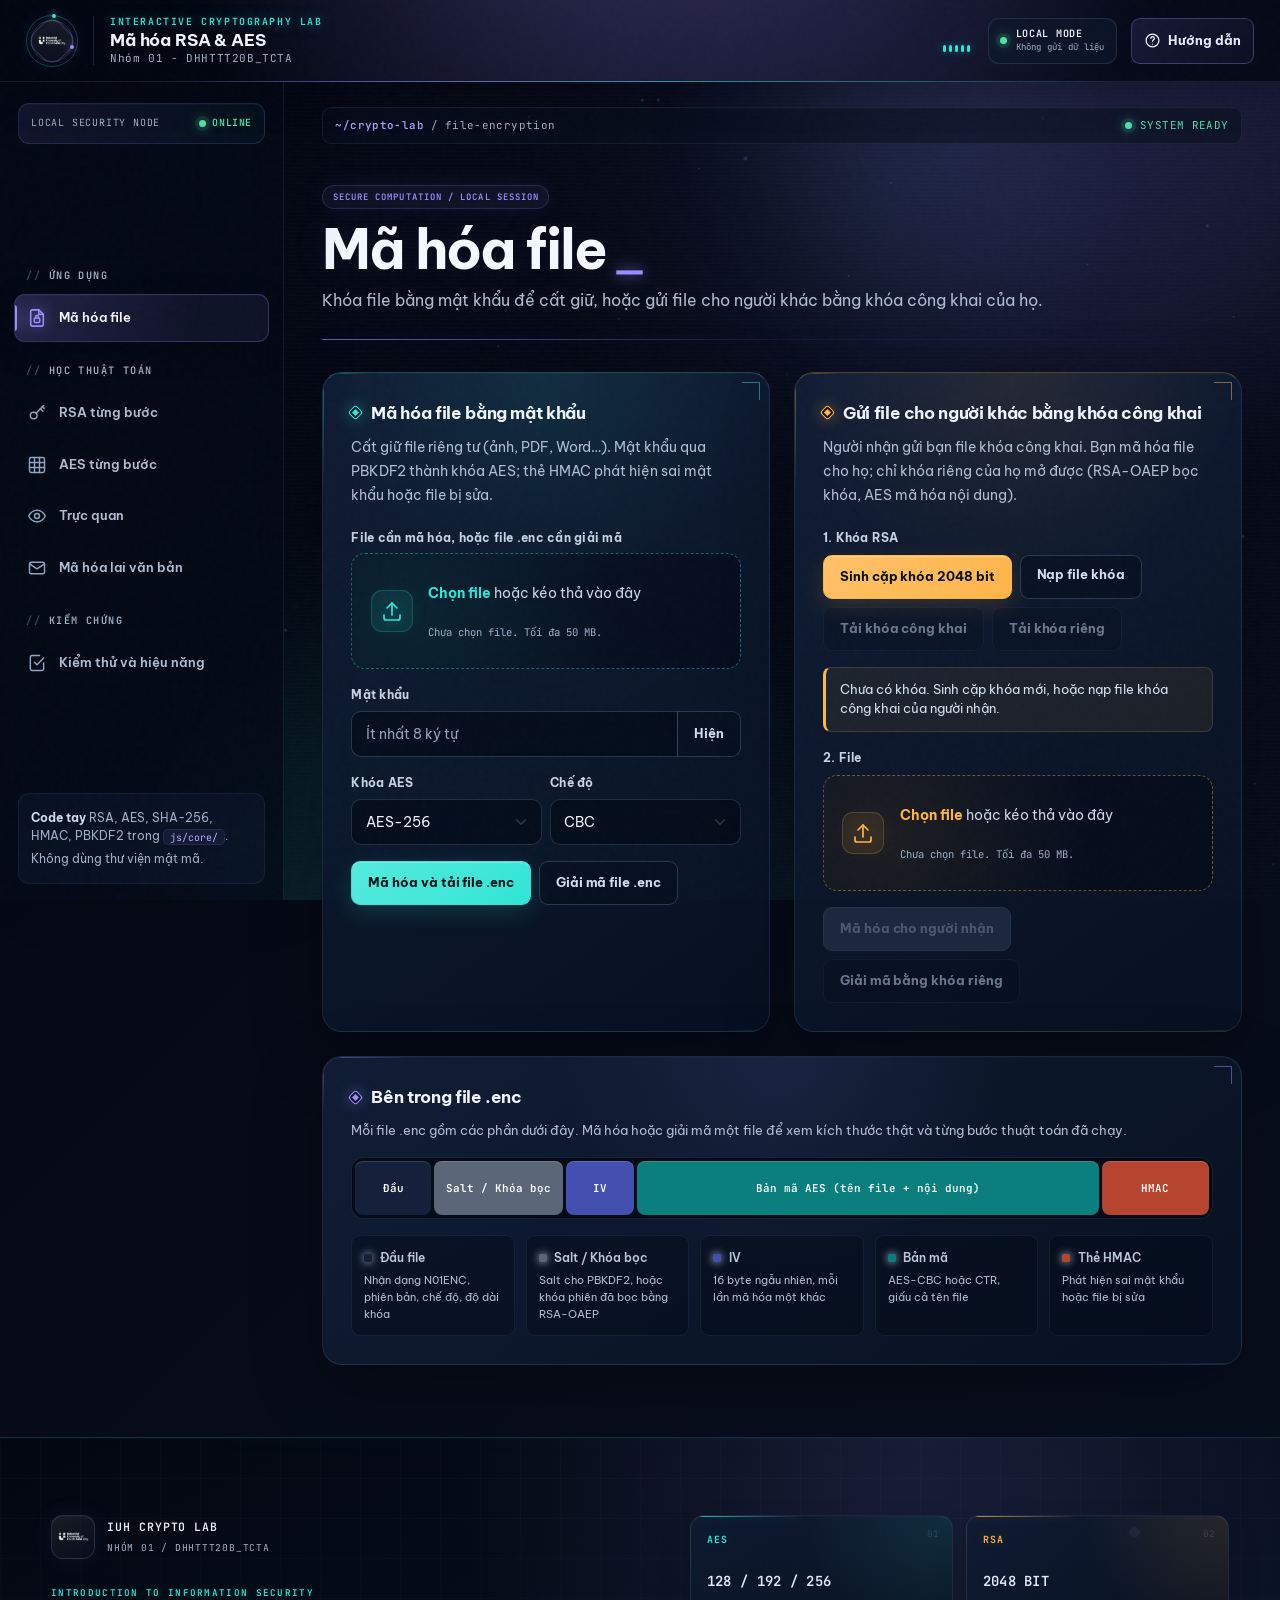
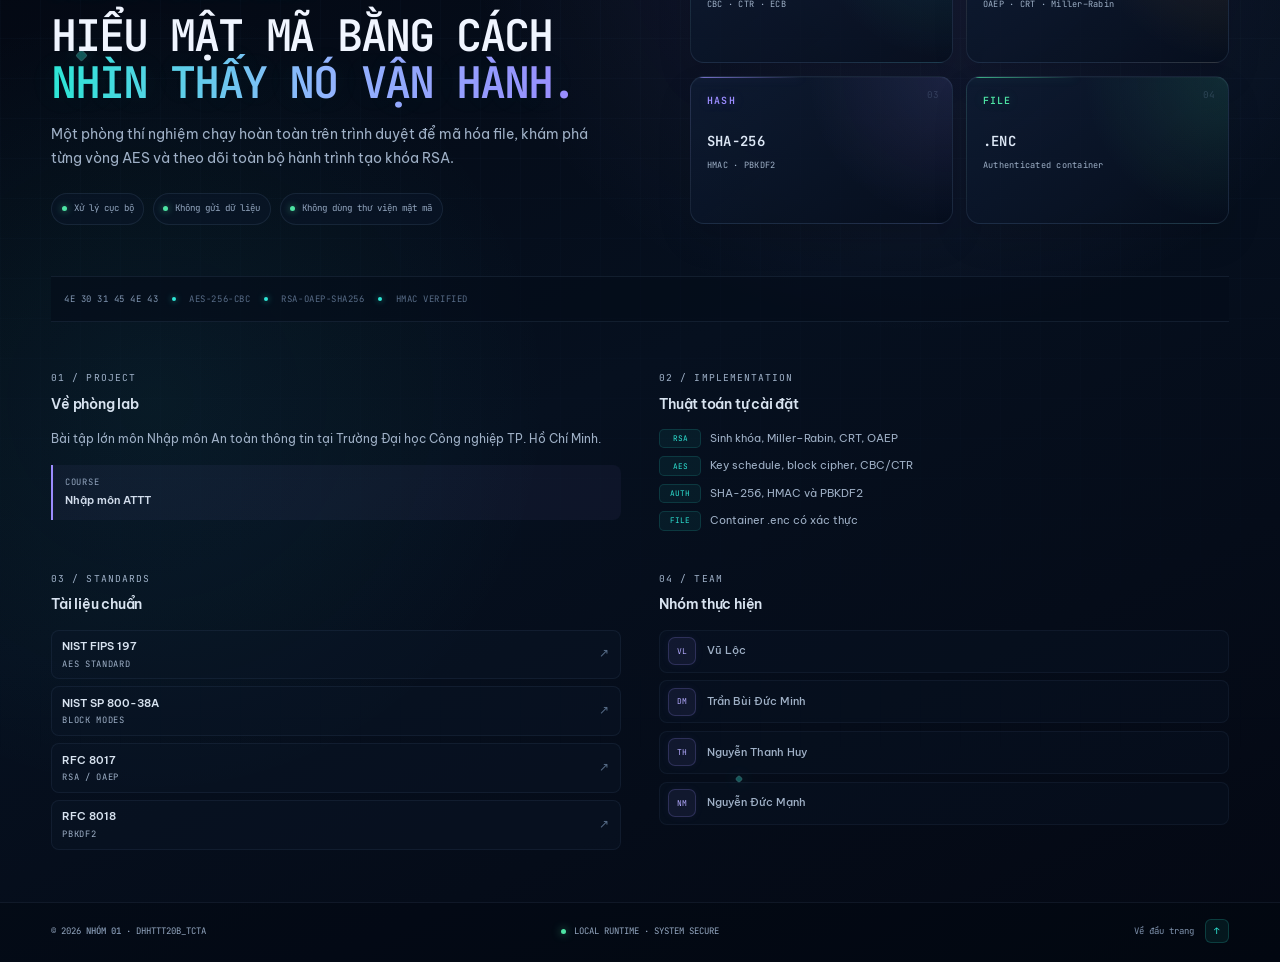
<file: index.html>
<!DOCTYPE html>
<html lang="vi">

<head>
  <meta charset="utf-8">
  <meta name="viewport" content="width=device-width, initial-scale=1">
  <title>Mã hóa RSA &amp; AES | Nhóm 01</title>
  <link rel="icon" href="assets/favicon.svg" type="image/svg+xml">
  <link rel="stylesheet" href="vendor/bootstrap.min.css">
  <link rel="stylesheet" href="css/fonts.css">
  <link rel="stylesheet" href="css/style.css">
  <link rel="stylesheet" href="css/redesign.css">
</head>

<body class="crypto-lab">
  <a class="skip-link" href="#main">Bỏ qua, tới nội dung chính</a>
  <div class="fx-stage" aria-hidden="true">
    <canvas id="crypto-lattice"></canvas>
    <div class="fx-grid"></div>
    <div class="fx-scanlines"></div>
    <div class="fx-orb fx-orb-a"></div>
    <div class="fx-orb fx-orb-b"></div>
    <div class="cursor-glow"></div>
  </div>
  <header class="site-header">
    <div class="site-header-inner">
      <a class="brand" href="index.html" aria-label="Trang chủ">
        <span class="brand-emblem">
          <span class="brand-orbit brand-orbit-a" aria-hidden="true"></span>
          <span class="brand-orbit brand-orbit-b" aria-hidden="true"></span>
          <img src="assets/logo_iuh.png" alt="Trường Đại học Công nghiệp TP.HCM" class="brand-logo">
        </span>
        <span class="brand-text"><span class="brand-kicker">Interactive cryptography lab</span><span
            class="brand-name">Mã hóa RSA &amp; AES</span><span class="brand-sub">Nhóm 01 -
            DHHTTT20B_TCTA</span></span>
      </a>
      <div class="header-modules" aria-label="Các mô-đun mật mã">
        <span class="header-module module-rsa"><i aria-hidden="true"></i><span><b>RSA</b><small>OAEP / CRT</small></span></span>
        <span class="header-module module-aes"><i aria-hidden="true"></i><span><b>AES</b><small>CBC / CTR</small></span></span>
        <span class="header-module module-hybrid"><i aria-hidden="true"></i><span><b>HYBRID</b><small>FILE VAULT</small></span></span>
      </div>
      <div class="header-actions">
        <span class="header-telemetry" aria-hidden="true"><i></i><i></i><i></i><i></i><i></i></span>
        <span class="offline-pill" title="Mọi phép tính chạy trên trình duyệt">
          <span class="dot"></span><span class="offline-copy"><b>LOCAL MODE</b><small>Không gửi dữ liệu</small></span>
        </span>
        <button class="btn btn-header" type="button" data-bs-toggle="modal" data-bs-target="#guide">
          <svg viewBox="0 0 24 24" aria-hidden="true"><circle cx="12" cy="12" r="9"></circle><path d="M9.7 9a2.4 2.4 0 1 1 3.7 2c-.9.6-1.4 1-1.4 2"></path><path d="M12 17h.01"></path></svg>
          <span>Hướng dẫn</span>
        </button>
      </div>
    </div>
  </header>

  <div class="layout">
    <aside class="sidebar" aria-label="Điều hướng">
      <div class="sidebar-console" aria-hidden="true">
        <span class="console-label">LOCAL SECURITY NODE</span>
        <span class="console-value"><i></i> ONLINE</span>
      </div>
      <nav class="nav flex-column side-nav" role="tablist">
        <p class="nav-group">Ứng dụng</p>
        <button class="nav-link active" data-bs-toggle="tab" data-bs-target="#tab-app" type="button" role="tab"
          data-accent="hybrid"><svg class="ico" viewBox="0 0 24 24" aria-hidden="true">
            <path d="M14 3H7a2 2 0 0 0-2 2v14a2 2 0 0 0 2 2h10a2 2 0 0 0 2-2V8z" />
            <path d="M14 3v5h5" />
            <rect x="9" y="12" width="6" height="5" rx="1" />
            <path d="M10.5 12v-1.5a1.5 1.5 0 0 1 3 0V12" />
          </svg><span>Mã hóa file</span></button>
        <p class="nav-group">Học thuật toán</p>
        <button class="nav-link" data-bs-toggle="tab" data-bs-target="#tab-rsa" type="button" role="tab"
          data-accent="rsa"><svg class="ico" viewBox="0 0 24 24" aria-hidden="true">
            <circle cx="8" cy="15" r="4" />
            <path d="M10.8 12.2 20 3" />
            <path d="m16 7 3 3" />
            <path d="m18.5 4.5 2 2" />
          </svg><span>RSA từng bước</span></button>
        <button class="nav-link" data-bs-toggle="tab" data-bs-target="#tab-aes" type="button" role="tab"
          data-accent="aes"><svg class="ico" viewBox="0 0 24 24" aria-hidden="true">
            <rect x="3" y="3" width="18" height="18" rx="2" />
            <path d="M3 9h18M3 15h18M9 3v18M15 3v18" />
          </svg><span>AES từng bước</span></button>
        <button class="nav-link" data-bs-toggle="tab" data-bs-target="#tab-visual" type="button" role="tab"
          data-accent="aes"><svg class="ico" viewBox="0 0 24 24" aria-hidden="true">
            <path d="M2 12s3.5-7 10-7 10 7 10 7-3.5 7-10 7S2 12 2 12z" />
            <circle cx="12" cy="12" r="3" />
          </svg><span>Trực quan</span></button>
        <button class="nav-link" data-bs-toggle="tab" data-bs-target="#tab-hybrid" type="button" role="tab"
          data-accent="hybrid"><svg class="ico" viewBox="0 0 24 24" aria-hidden="true">
            <rect x="3" y="5" width="18" height="14" rx="2" />
            <path d="m3 7 9 6 9-6" />
          </svg><span>Mã hóa lai văn bản</span></button>
        <p class="nav-group">Kiểm chứng</p>
        <button class="nav-link" data-bs-toggle="tab" data-bs-target="#tab-tests" type="button" role="tab"
          data-accent="tests"><svg class="ico" viewBox="0 0 24 24" aria-hidden="true">
            <path d="M9 11l3 3 8-8" />
            <path d="M20 12v7a2 2 0 0 1-2 2H6a2 2 0 0 1-2-2V5a2 2 0 0 1 2-2h9" />
          </svg><span>Kiểm thử và hiệu năng</span></button>
      </nav>
      <div class="sidebar-note">
        <p><b>Code tay</b> RSA, AES, SHA-256, HMAC, PBKDF2 trong <code>js/core/</code>.</p>
        <p>Không dùng thư viện mật mã.</p>
      </div>
    </aside>

    <main id="main" class="content tab-content">
      <div class="command-bar" aria-hidden="true">
        <span class="command-path"><b>~/crypto-lab</b><span>/</span><span data-current-view>file-encryption</span></span>
        <span class="command-state"><i></i> SYSTEM READY</span>
      </div>


      <!-- ỨNG DỤNG -->
      <section class="tab-pane fade show active theme-hybrid" id="tab-app" role="tabpanel">
        <div class="page-head">
          <h1>Mã hóa file</h1>
          <p>Khóa file bằng mật khẩu để cất giữ, hoặc gửi file cho người khác bằng khóa công khai của họ.</p>
        </div>
        <div class="row g-4">
          <div class="col-lg-6">
            <div class="panel h-100 theme-aes">
              <h2 class="panel-title">Mã hóa file bằng mật khẩu</h2>
              <p class="lead-text">Cất giữ file riêng tư (ảnh, PDF, Word…). Mật khẩu qua PBKDF2 thành khóa AES; thẻ HMAC
                phát hiện sai mật khẩu hoặc file bị sửa.</p>
              <p class="form-label">File cần mã hóa, hoặc file .enc cần giải mã</p>
              <label class="drop" for="ap-file">
                <input type="file" id="ap-file" class="drop-input">
                <svg class="drop-ico" viewBox="0 0 24 24" aria-hidden="true">
                  <path d="M12 16V4" />
                  <path d="m7 9 5-5 5 5" />
                  <path d="M4 16v3a2 2 0 0 0 2 2h12a2 2 0 0 0 2-2v-3" />
                </svg>
                <span class="drop-main"><b>Chọn file</b> hoặc kéo thả vào đây</span>
                <span class="drop-file" data-for="ap-file">Chưa chọn file. Tối đa 50 MB.</span>
              </label>
              <label class="form-label mt-3" for="ap-pass">Mật khẩu</label>
              <div class="input-group">
                <input type="password" id="ap-pass" class="form-control" autocomplete="new-password"
                  placeholder="Ít nhất 8 ký tự">
                <button class="btn btn-outline-accent" type="button" id="ap-show">Hiện</button>
              </div>
              <div class="row g-2 mt-1">
                <div class="col-6"><label class="form-label" for="ap-size">Khóa AES</label>
                  <select id="ap-size" class="form-select">
                    <option value="32" selected>AES-256</option>
                    <option value="24">AES-192</option>
                    <option value="16">AES-128</option>
                  </select>
                </div>
                <div class="col-6"><label class="form-label" for="ap-mode">Chế độ</label>
                  <select id="ap-mode" class="form-select">
                    <option value="CBC">CBC</option>
                    <option value="CTR">CTR</option>
                  </select>
                </div>
              </div>
              <div class="d-flex flex-wrap gap-2 mt-3">
                <button class="btn btn-accent" id="ap-enc">Mã hóa và tải file .enc</button>
                <button class="btn btn-outline-accent" id="ap-dec">Giải mã file .enc</button>
              </div>
              <div class="progress mt-3 d-none" id="ap-prog" role="progressbar" aria-label="Tiến độ">
                <div class="progress-bar"></div>
              </div>
              <div class="status mt-3" id="ap-status" role="status"></div>
            </div>
          </div>
          <div class="col-lg-6">
            <div class="panel h-100 theme-rsa">
              <h2 class="panel-title">Gửi file cho người khác bằng khóa công khai</h2>
              <p class="lead-text">Người nhận gửi bạn file khóa công khai. Bạn mã hóa file cho họ; chỉ khóa riêng của họ
                mở được (RSA-OAEP bọc khóa, AES mã hóa nội dung).</p>
              <p class="form-label mb-2">1. Khóa RSA</p>
              <div class="d-flex flex-wrap gap-2">
                <button class="btn btn-accent" id="ak-gen">Sinh cặp khóa 2048 bit</button>
                <label class="btn btn-outline-accent mb-0">Nạp file khóa<input type="file" id="ak-load"
                    accept=".json,application/json" hidden></label>
                <button class="btn btn-outline-accent" id="ak-pub" disabled>Tải khóa công khai</button>
                <button class="btn btn-outline-accent" id="ak-priv" disabled>Tải khóa riêng</button>
              </div>
              <div class="status mt-3" id="ak-status" role="status"></div>
              <p class="form-label mt-3 mb-2">2. File</p>
              <label class="drop" for="ar-file">
                <input type="file" id="ar-file" class="drop-input">
                <svg class="drop-ico" viewBox="0 0 24 24" aria-hidden="true">
                  <path d="M12 16V4" />
                  <path d="m7 9 5-5 5 5" />
                  <path d="M4 16v3a2 2 0 0 0 2 2h12a2 2 0 0 0 2-2v-3" />
                </svg>
                <span class="drop-main"><b>Chọn file</b> hoặc kéo thả vào đây</span>
                <span class="drop-file" data-for="ar-file">Chưa chọn file. Tối đa 50 MB.</span>
              </label>
              <div class="d-flex flex-wrap gap-2 mt-3">
                <button class="btn btn-accent" id="ar-enc" disabled>Mã hóa cho người nhận</button>
                <button class="btn btn-outline-accent" id="ar-dec" disabled>Giải mã bằng khóa riêng</button>
              </div>
              <div class="progress mt-3 d-none" id="ar-prog" role="progressbar" aria-label="Tiến độ">
                <div class="progress-bar"></div>
              </div>
              <div class="status mt-3" id="ar-status" role="status"></div>
            </div>
          </div>
          <div class="col-12">
            <div class="panel">
              <h2 class="panel-title">Bên trong file .enc</h2>
              <div id="ap-detail" class="detail">
                <p class="note">Mỗi file .enc gồm các phần dưới đây. Mã hóa hoặc giải mã một file để xem kích thước thật
                  và từng bước thuật toán đã chạy.</p>
                <div class="enc-map enc-sample mb-3">
                  <span style="flex:.08;background:#15213a"
                    title="Đầu file (10 byte): Nhận dạng N01ENC, phiên bản, chế độ, độ dài khóa">Đầu</span>
                  <span style="flex:.15;background:#5b6779"
                    title="Salt cho PBKDF2 (16 byte) hoặc Khóa phiên bọc RSA-OAEP (256 byte)">Salt / Khóa bọc</span>
                  <span style="flex:.07;background:#4450b0" title="Vector khởi tạo IV: 16 byte ngẫu nhiên">IV</span>
                  <span style="flex:.58;background:#0b7f7d"
                    title="Bản mã AES: Chứa tên file gốc và toàn bộ nội dung">Bản mã AES (tên file + nội dung)</span>
                  <span style="flex:.12;background:#b5452e"
                    title="Thẻ HMAC-SHA256: 32 byte phát hiện sai mật khẩu hoặc file bị sửa">HMAC</span>
                </div>
                <dl class="legend-grid">
                  <div>
                    <dt><span class="dot" style="background:#15213a"></span>Đầu file</dt>
                    <dd>Nhận dạng N01ENC, phiên bản, chế độ, độ dài khóa</dd>
                  </div>
                  <div>
                    <dt><span class="dot" style="background:#5b6779"></span>Salt / Khóa bọc</dt>
                    <dd>Salt cho PBKDF2, hoặc khóa phiên đã bọc bằng RSA-OAEP</dd>
                  </div>
                  <div>
                    <dt><span class="dot" style="background:#4450b0"></span>IV</dt>
                    <dd>16 byte ngẫu nhiên, mỗi lần mã hóa một khác</dd>
                  </div>
                  <div>
                    <dt><span class="dot" style="background:#0b7f7d"></span>Bản mã</dt>
                    <dd>AES-CBC hoặc CTR, giấu cả tên file</dd>
                  </div>
                  <div>
                    <dt><span class="dot" style="background:#b5452e"></span>Thẻ HMAC</dt>
                    <dd>Phát hiện sai mật khẩu hoặc file bị sửa</dd>
                  </div>
                </dl>
              </div>
            </div>
          </div>
        </div>
      </section>

      <!-- RSA -->
      <section class="tab-pane fade theme-rsa" id="tab-rsa" role="tabpanel">
        <div class="page-head">
          <h1>RSA từng bước</h1>
          <p>Tạo khóa từ p, q, e và xem từng phép tính, hoặc sinh khóa 2048 bit để mã hóa văn bản.</p>
        </div>
        <div class="seg mb-3" role="tablist">
          <button class="seg-btn active" data-bs-toggle="tab" data-bs-target="#rsa-small" type="button">Ví dụ số nhỏ,
            từng bước</button>
          <button class="seg-btn" data-bs-toggle="tab" data-bs-target="#rsa-real" type="button">Khóa thật, mã hóa văn
            bản</button>
        </div>
        <div class="tab-content">
          <!-- số nhỏ -->
          <div class="tab-pane fade show active" id="rsa-small">
            <div class="row g-4">
              <div class="col-lg-5">
                <div class="panel">
                  <h2 class="panel-title">Tạo khóa từ p, q, e</h2>
                  <div class="row g-2">
                    <div class="col-4"><label class="form-label" for="rs-p">p</label><input id="rs-p"
                        class="form-control mono" value="61"></div>
                    <div class="col-4"><label class="form-label" for="rs-q">q</label><input id="rs-q"
                        class="form-control mono" value="53"></div>
                    <div class="col-4"><label class="form-label" for="rs-e">e</label><input id="rs-e"
                        class="form-control mono" value="17"></div>
                  </div>
                  <div class="row g-2 mt-1 align-items-end">
                    <div class="col-6"><label class="form-label" for="rs-m">Bản rõ m (số nguyên)</label><input id="rs-m"
                        class="form-control mono" value="65"></div>
                    <div class="col-6"><label class="form-label" for="rs-c">Bản mã c</label><input id="rs-c"
                        class="form-control mono" value=""></div>
                  </div>
                  <div class="d-flex flex-wrap gap-2 mt-3">
                    <button class="btn btn-accent" id="rs-encrypt">Mã hóa m</button>
                    <button class="btn btn-outline-accent" id="rs-decrypt">Giải mã c</button>
                    <button class="btn btn-link ms-auto" id="rs-reset">Nạp lại ví dụ 61, 53, 17</button>
                  </div>
                  <div class="status mt-3" id="rs-status" role="status"></div>
                  <dl class="kv mt-3" id="rs-key"></dl>
                </div>
              </div>
              <div class="col-lg-7">
                <div class="panel">
                  <h2 class="panel-title">Bên trong thuật toán</h2>
                  <div id="rs-detail" class="detail"></div>
                </div>
              </div>
            </div>
          </div>

          <!-- khóa thật -->
          <div class="tab-pane fade" id="rsa-real">
            <div class="row g-4">
              <div class="col-lg-5">
                <div class="panel">
                  <h2 class="panel-title">1. Sinh cặp khóa</h2>
                  <div class="d-flex flex-wrap gap-2 align-items-end">
                    <div>
                      <label class="form-label" for="rr-bits">Độ dài n</label>
                      <select id="rr-bits" class="form-select">
                        <option value="512">512 bit (chỉ xem tốc độ sinh khóa)</option>
                        <option value="1024">1024 bit</option>
                        <option value="2048" selected>2048 bit (khuyến nghị)</option>
                      </select>
                    </div>
                    <button class="btn btn-accent" id="rr-gen">Sinh khóa</button>
                  </div>
                  <div class="status mt-3" id="rr-gen-status" role="status"></div>
                  <dl class="kv mt-2" id="rr-key"></dl>
                </div>
                <div class="panel mt-4">
                  <h2 class="panel-title">2. Mã hóa văn bản (RSA-OAEP, SHA-256)</h2>
                  <label class="form-label" for="rr-plain">Bản rõ</label>
                  <textarea id="rr-plain" class="form-control" rows="3">Xin chào thầy và các bạn!</textarea>
                  <div class="d-flex flex-wrap gap-2 mt-3">
                    <button class="btn btn-accent" id="rr-encrypt" disabled>Mã hóa bằng khóa công khai</button>
                    <button class="btn btn-outline-accent" id="rr-decrypt" disabled>Giải mã bằng khóa riêng</button>
                  </div>
                  <div class="form-check mt-2">
                    <input class="form-check-input" type="checkbox" id="rr-crt" checked>
                    <label class="form-check-label" for="rr-crt">Giải mã nhanh bằng định lý số dư Trung Hoa
                      (CRT)</label>
                  </div>
                  <label class="form-label mt-3" for="rr-cipher">Bản mã (Base64)</label>
                  <textarea id="rr-cipher" class="form-control mono small-mono" rows="4"></textarea>
                  <div class="status mt-3" id="rr-status" role="status"></div>
                </div>
              </div>
              <div class="col-lg-7">
                <div class="panel">
                  <h2 class="panel-title">Bên trong thuật toán</h2>
                  <div id="rr-detail" class="detail">
                    <div id="rr-gen-log">
                      <p class="empty">Chọn độ dài khóa rồi bấm <b>Sinh khóa</b>. Quá trình tìm số nguyên tố bằng
                        Miller–Rabin sẽ hiện ở đây.</p>
                    </div>
                    <div id="rr-oaep" class="mt-3"></div>
                  </div>
                </div>
              </div>
            </div>
          </div>
        </div>
      </section>

      <!-- AES -->
      <section class="tab-pane fade theme-aes" id="tab-aes" role="tabpanel">
        <div class="page-head">
          <h1>AES từng bước</h1>
          <p>Mã hóa văn bản hoặc một khối 16 byte, rồi xem ma trận State thay đổi qua từng phép biến đổi.</p>
        </div>
        <div class="row g-4">
          <div class="col-lg-5">
            <div class="panel">
              <h2 class="panel-title">Mã hóa và giải mã</h2>
              <div class="row g-2">
                <div class="col-6">
                  <label class="form-label" for="ae-size">Độ dài khóa</label>
                  <select id="ae-size" class="form-select">
                    <option value="16">AES-128</option>
                    <option value="24">AES-192</option>
                    <option value="32">AES-256</option>
                  </select>
                </div>
                <div class="col-6">
                  <label class="form-label" for="ae-mode">Chế độ</label>
                  <select id="ae-mode" class="form-select">
                    <option value="CBC">CBC (khuyên dùng)</option>
                    <option value="CTR">CTR</option>
                    <option value="ECB">ECB (chỉ để minh họa)</option>
                    <option value="BLOCK">Một khối (hex)</option>
                  </select>
                </div>
              </div>
              <label class="form-label mt-3" for="ae-key">Khóa (hex)</label>
              <div class="input-group">
                <input id="ae-key" class="form-control mono" spellcheck="false">
                <button class="btn btn-outline-accent" id="ae-randkey" type="button">Khóa ngẫu nhiên</button>
              </div>
              <div class="form-text" id="ae-key-help"></div>
              <label class="form-label mt-3" for="ae-plain" id="ae-plain-label">Bản rõ</label>
              <textarea id="ae-plain" class="form-control" rows="3">Xin chào thầy và các bạn!</textarea>
              <div class="d-flex flex-wrap gap-2 mt-3">
                <button class="btn btn-accent" id="ae-encrypt">Mã hóa</button>
                <button class="btn btn-outline-accent" id="ae-decrypt">Giải mã</button>
                <button class="btn btn-link ms-auto" id="ae-nist">Nạp ví dụ FIPS 197</button>
              </div>
              <label class="form-label mt-3" for="ae-cipher" id="ae-cipher-label">Bản mã (Base64 của IV ‖ bản
                mã)</label>
              <textarea id="ae-cipher" class="form-control mono small-mono" rows="3" spellcheck="false"></textarea>
              <div class="status mt-3" id="ae-status" role="status"></div>
              <div class="compare mt-2" id="ae-compare"></div>
            </div>
          </div>
          <div class="col-lg-7">
            <div class="panel">
              <h2 class="panel-title">Bên trong khối đầu tiên</h2>
              <div id="ae-detail" class="detail">
                <p class="empty">Bấm <b>Mã hóa</b> để xem State 4×4 thay đổi qua từng phép biến đổi của từng vòng.</p>
              </div>
            </div>
          </div>
        </div>
      </section>

      <!-- TRỰC QUAN -->
      <section class="tab-pane fade theme-aes" id="tab-visual" role="tabpanel">
        <div class="page-head">
          <h1>Trực quan</h1>
          <p>Hai thí nghiệm cho thấy vì sao AES khuếch tán tốt và vì sao không được dùng chế độ ECB.</p>
        </div>
        <div class="row g-4">
          <div class="col-lg-6">
            <div class="panel h-100">
              <h2 class="panel-title">Hiệu ứng lan truyền (avalanche)</h2>
              <p class="lead-text">Đổi đúng 1 bit rồi đếm xem bao nhiêu bit của State khác đi sau mỗi vòng. Mức lý tưởng
                là một nửa, tức 64 trên 128 bit.</p>
              <div class="row g-2 align-items-end">
                <div class="col-sm-4"><label class="form-label" for="av-size">Khóa</label>
                  <select id="av-size" class="form-select">
                    <option value="16">AES-128</option>
                    <option value="24">AES-192</option>
                    <option value="32">AES-256</option>
                  </select>
                </div>
                <div class="col-sm-4"><label class="form-label" for="av-what">Đổi 1 bit của</label>
                  <select id="av-what" class="form-select">
                    <option value="plain">bản rõ</option>
                    <option value="key">khóa</option>
                  </select>
                </div>
                <div class="col-sm-4"><label class="form-label" for="av-n">Số lần thử</label>
                  <select id="av-n" class="form-select">
                    <option>100</option>
                    <option selected>500</option>
                    <option>1000</option>
                  </select>
                </div>
              </div>
              <button class="btn btn-accent mt-3" id="av-run">Chạy thí nghiệm</button>
              <div id="av-chart" class="chart mt-3"></div>
            </div>
          </div>
          <div class="col-lg-6">
            <div class="panel h-100">
              <h2 class="panel-title">Vì sao không dùng ECB</h2>
              <p class="lead-text">Mã hóa từng điểm ảnh bằng AES-128. Với ECB, các khối giống nhau cho bản mã giống nhau
                nên hình vẫn lộ ra. CBC thì không.</p>
              <div class="d-flex flex-wrap gap-2 align-items-center">
                <button class="btn btn-accent" id="img-run">Mã hóa ảnh</button>
                <label class="btn btn-outline-accent mb-0">Chọn ảnh khác<input type="file" id="img-file"
                    accept="image/*" hidden></label>
              </div>
              <div class="img-row mt-3">
                <figure><canvas id="img-src" width="200" height="200"></canvas>
                  <figcaption>Ảnh gốc</figcaption>
                </figure>
                <figure><canvas id="img-ecb" width="200" height="200"></canvas>
                  <figcaption>AES-ECB</figcaption>
                </figure>
                <figure><canvas id="img-cbc" width="200" height="200"></canvas>
                  <figcaption>AES-CBC</figcaption>
                </figure>
              </div>
            </div>
          </div>
        </div>
      </section>

      <!-- MÃ HÓA LAI -->
      <section class="tab-pane fade theme-hybrid" id="tab-hybrid" role="tabpanel">
        <div class="page-head">
          <h1>Mã hóa lai văn bản</h1>
          <p>Gửi một tin nhắn bằng RSA và AES cùng lúc, xem từng bước tạo và mở gói tin.</p>
        </div>
        <div class="row g-4">
          <div class="col-lg-5">
            <div class="panel">
              <h2 class="panel-title">Gửi thông điệp bằng mã hóa lai</h2>
              <p class="lead-text">AES-256 mã hóa nội dung bằng một khóa phiên ngẫu nhiên. RSA-OAEP bọc khóa phiên bằng
                khóa công khai của người nhận.</p>
              <div class="status" id="hy-key-status"></div>
              <button class="btn btn-outline-accent mt-2" id="hy-gen">Sinh khóa RSA 2048 bit cho người nhận</button>
              <label class="form-label mt-3" for="hy-plain">Nội dung</label>
              <textarea id="hy-plain" class="form-control"
                rows="4">Thầy ơi, đây là báo cáo của Nhóm 01. Nội dung dài bao nhiêu cũng được vì phần dữ liệu do AES đảm nhận.</textarea>
              <div class="d-flex gap-2 mt-3">
                <button class="btn btn-accent" id="hy-encrypt" disabled>Mã hóa và đóng gói</button>
                <button class="btn btn-outline-accent" id="hy-decrypt" disabled>Mở gói</button>
              </div>
              <label class="form-label mt-3" for="hy-packet">Gói tin (JSON)</label>
              <textarea id="hy-packet" class="form-control mono small-mono" rows="7" spellcheck="false"></textarea>
              <div class="status mt-3" id="hy-status" role="status"></div>
            </div>
          </div>
          <div class="col-lg-7">
            <div class="panel">
              <h2 class="panel-title">Các bước</h2>
              <ol class="flow" id="hy-flow">
                <li><b>Sinh khóa phiên K</b> 32 byte ngẫu nhiên.<span class="flow-val" data-k="k"></span></li>
                <li><b>AES-256-CBC</b> mã hóa nội dung bằng K với IV ngẫu nhiên.<span class="flow-val"
                    data-k="data"></span></li>
                <li><b>RSA-OAEP</b> mã hóa K bằng khóa công khai (n, e) của người nhận.<span class="flow-val"
                    data-k="wrap"></span></li>
                <li><b>Gửi gói tin</b> gồm khóa đã bọc, IV và bản mã.</li>
                <li><b>Người nhận</b> dùng khóa riêng mở K, rồi giải mã nội dung bằng AES.<span class="flow-val"
                    data-k="open"></span></li>
              </ol>
            </div>
          </div>
        </div>
      </section>

      <!-- KIỂM THỬ -->
      <section class="tab-pane fade theme-tests" id="tab-tests" role="tabpanel">
        <div class="page-head">
          <h1>Kiểm thử và hiệu năng</h1>
          <p>Đối chiếu code tay với dữ liệu chuẩn NIST, RFC và với thư viện Web Crypto của trình duyệt.</p>
        </div>
        <div class="row g-4">
          <div class="col-lg-5">
            <div class="panel">
              <h2 class="panel-title">So tốc độ: code tay và Web Crypto</h2>
              <p class="lead-text">Web Crypto là thư viện mật mã có sẵn của trình duyệt, viết bằng mã máy đã tối ưu. Kết
                quả phụ thuộc máy đang chạy.</p>
              <button class="btn btn-accent" id="bm-run">Đo tốc độ</button>
              <div class="status mt-3" id="bm-status" role="status"></div>
              <div id="bm-chart" class="chart mt-3"></div>
            </div>
          </div>
          <div class="col-lg-7">
            <div class="panel">
              <div class="d-flex align-items-center gap-2 mb-2">
                <h2 class="panel-title mb-0 me-auto">Kiểm thử với dữ liệu chuẩn NIST</h2>
                <a class="btn btn-outline-accent btn-sm" href="tests/test.html" target="_blank" rel="noopener">Mở trong
                  tab mới</a>
                <button class="btn btn-accent btn-sm" id="qt-run">Chạy kiểm thử</button>
              </div>
              <p class="lead-text">29 nhóm kiểm thử: FIPS 197, SP 800-38A (ECB, CBC, CTR với 3 độ dài khóa), SHA-256,
                HMAC, PBKDF2, RSA, OAEP, file .enc và giải mã chéo với Web Crypto.</p>
              <iframe id="qt-frame" title="Kết quả QUnit" class="qunit-frame"></iframe>
            </div>
          </div>
        </div>
      </section>
    </main>
  </div>

  <footer class="site-footer">
    <div class="footer-ambient" aria-hidden="true"><span></span><span></span><span></span></div>
    <div class="footer-shell">
      <section class="footer-hero" aria-labelledby="footer-title">
        <div class="footer-hero-copy">
          <div class="footer-brand-lockup">
            <span class="footer-logo-wrap"><img src="assets/logo_iuh.png" alt="Trường Đại học Công nghiệp TP.HCM"
                class="footer-logo"></span>
            <span><b>IUH CRYPTO LAB</b><small>NHÓM 01 / DHHTTT20B_TCTA</small></span>
          </div>
          <p class="footer-eyebrow">INTRODUCTION TO INFORMATION SECURITY</p>
          <h2 id="footer-title">Hiểu mật mã bằng cách<br><span>nhìn thấy nó vận hành.</span></h2>
          <p class="footer-summary">Một phòng thí nghiệm chạy hoàn toàn trên trình duyệt để mã hóa file, khám phá từng
            vòng AES và theo dõi toàn bộ hành trình tạo khóa RSA.</p>
          <div class="footer-trust">
            <span><i></i>Xử lý cục bộ</span><span><i></i>Không gửi dữ liệu</span><span><i></i>Không dùng thư viện mật mã</span>
          </div>
        </div>
        <div class="footer-specs" aria-label="Thông số kỹ thuật">
          <article><span class="spec-index">01</span><strong>AES</strong><b>128 / 192 / 256</b><small>CBC · CTR · ECB</small></article>
          <article><span class="spec-index">02</span><strong>RSA</strong><b>2048 BIT</b><small>OAEP · CRT · Miller–Rabin</small></article>
          <article><span class="spec-index">03</span><strong>HASH</strong><b>SHA-256</b><small>HMAC · PBKDF2</small></article>
          <article><span class="spec-index">04</span><strong>FILE</strong><b>.ENC</b><small>Authenticated container</small></article>
        </div>
      </section>

      <div class="footer-data-stream" aria-hidden="true">
        <span>4E 30 31 45 4E 43</span><i></i><span>AES-256-CBC</span><i></i><span>RSA-OAEP-SHA256</span><i></i><span>HMAC VERIFIED</span>
      </div>

      <div class="footer-grid">
        <section class="footer-column footer-about">
          <p class="footer-column-index">01 / PROJECT</p>
          <h3>Về phòng lab</h3>
          <p>Bài tập lớn môn Nhập môn An toàn thông tin tại Trường Đại học Công nghiệp TP. Hồ Chí Minh.</p>
          <div class="footer-course"><span>COURSE</span><b>Nhập môn ATTT</b></div>
        </section>
        <section class="footer-column">
          <p class="footer-column-index">02 / IMPLEMENTATION</p>
          <h3>Thuật toán tự cài đặt</h3>
          <ul class="footer-feature-list">
            <li><span>RSA</span>Sinh khóa, Miller–Rabin, CRT, OAEP</li>
            <li><span>AES</span>Key schedule, block cipher, CBC/CTR</li>
            <li><span>AUTH</span>SHA-256, HMAC và PBKDF2</li>
            <li><span>FILE</span>Container .enc có xác thực</li>
          </ul>
        </section>
        <section class="footer-column">
          <p class="footer-column-index">03 / STANDARDS</p>
          <h3>Tài liệu chuẩn</h3>
          <ul class="footer-link-list">
            <li><a href="https://doi.org/10.6028/NIST.FIPS.197-upd1" target="_blank" rel="noopener"><span>NIST FIPS 197</span><small>AES STANDARD</small></a></li>
            <li><a href="https://csrc.nist.gov/pubs/sp/800/38/a/final" target="_blank" rel="noopener"><span>NIST SP 800-38A</span><small>BLOCK MODES</small></a></li>
            <li><a href="https://www.rfc-editor.org/rfc/rfc8017" target="_blank" rel="noopener"><span>RFC 8017</span><small>RSA / OAEP</small></a></li>
            <li><a href="https://www.rfc-editor.org/rfc/rfc8018" target="_blank" rel="noopener"><span>RFC 8018</span><small>PBKDF2</small></a></li>
          </ul>
        </section>
        <section class="footer-column">
          <p class="footer-column-index">04 / TEAM</p>
          <h3>Nhóm thực hiện</h3>
          <ul class="footer-team-list">
            <li><span>VL</span><b>Vũ Lộc</b></li>
            <li><span>DM</span><b>Trần Bùi Đức Minh</b></li>
            <li><span>TH</span><b>Nguyễn Thanh Huy</b></li>
            <li><span>NM</span><b>Nguyễn Đức Mạnh</b></li>
          </ul>
        </section>
      </div>
    </div>
    <div class="footer-bar">
      <span class="footer-copyright">© 2026 <b>NHÓM 01</b> · DHHTTT20B_TCTA</span>
      <span class="footer-runtime"><i></i> LOCAL RUNTIME · SYSTEM SECURE</span>
      <a class="footer-top" href="#main">Về đầu trang <span aria-hidden="true">↑</span></a>
    </div>
  </footer>

  <div class="modal fade" id="guide" tabindex="-1" aria-labelledby="guide-title" aria-hidden="true">
    <div class="modal-dialog modal-lg modal-dialog-centered">
      <div class="modal-content">
        <div class="modal-header">
          <h2 class="modal-title" id="guide-title">Dùng ứng dụng trong 3 bước</h2>
          <button type="button" class="btn-close" data-bs-dismiss="modal" aria-label="Đóng"></button>
        </div>
        <div class="modal-body">
          <ol class="guide-steps">
            <li><b>Mã hóa file bằng mật khẩu.</b> Chọn file, nhập mật khẩu từ 8 ký tự, bấm <i>Mã hóa và tải file
                .enc</i>. Muốn mở lại, chọn file .enc, nhập đúng mật khẩu và bấm <i>Giải mã file .enc</i>.</li>
            <li><b>Gửi file cho người khác.</b> Người nhận bấm <i>Sinh cặp khóa</i>, gửi bạn file khóa công khai. Bạn
              nạp file đó, chọn file cần gửi và bấm <i>Mã hóa cho người nhận</i>. Chỉ khóa riêng của họ mở được.</li>
            <li><b>Xem bên trong thuật toán.</b> Các trang RSA từng bước và AES từng bước hiện từng phép tính; trang
              Kiểm thử đối chiếu với dữ liệu chuẩn NIST.</li>
          </ol>
          <p class="note mb-0">Khóa riêng và mật khẩu chỉ nằm trong bộ nhớ của trang này. Tải lại trang là chúng biến
            mất.</p>
        </div>
      </div>
    </div>
  </div>


  <script src="vendor/jquery-3.7.1.min.js"></script>
  <script src="vendor/bootstrap.bundle.min.js"></script>
  <script src="js/core/utils.js"></script>
  <script src="js/core/sha256.js"></script>
  <script src="js/core/aes.js"></script>
  <script src="js/core/modes.js"></script>
  <script src="js/core/rsa.js"></script>
  <script src="js/core/oaep.js"></script>
  <script src="js/core/hybrid.js"></script>
  <script src="js/core/kdf.js"></script>
  <script src="js/core/filecrypt.js"></script>
  <script src="js/lib/webcrypto.js"></script>
  <script src="js/app.js"></script>
  <script src="js/ui-aes.js"></script>
  <script src="js/ui-visual.js"></script>
  <script src="js/ui-more.js"></script>
  <script src="js/ui-app.js"></script>
  <script src="js/ui-shell.js"></script>
  <script src="js/ui-effects.js"></script>
</body>

</html>
</file>
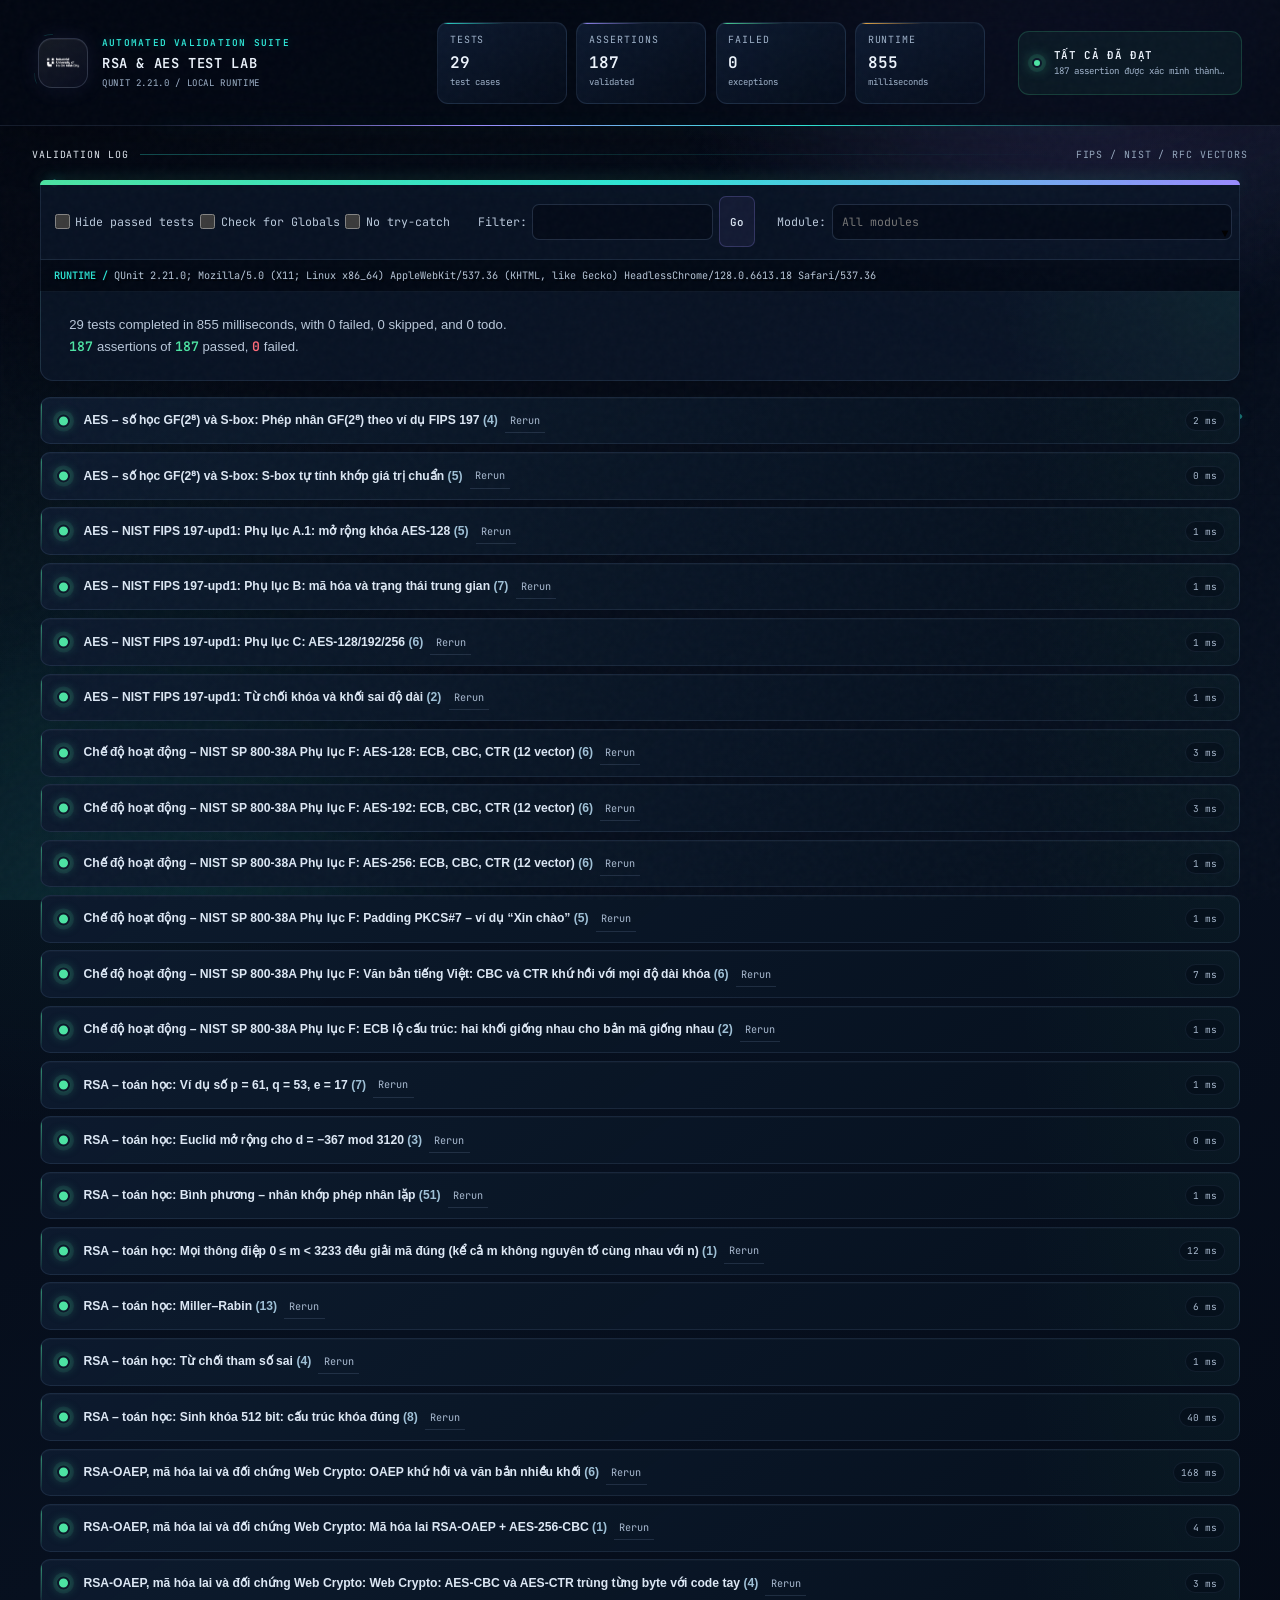
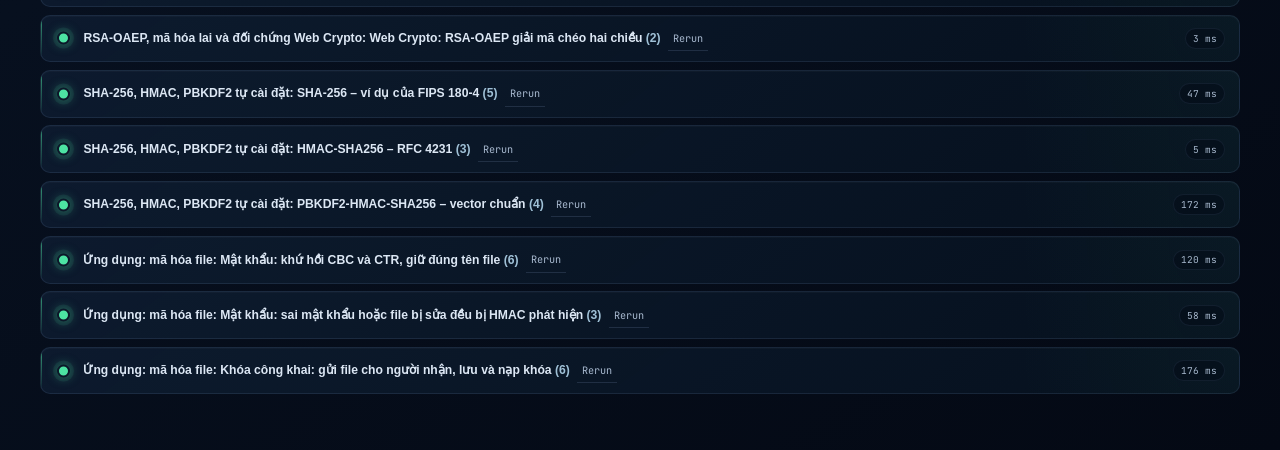
<file: tests/test.html>
<!DOCTYPE html>
<html lang="vi">
<head>
  <meta charset="utf-8">
  <meta name="viewport" content="width=device-width, initial-scale=1">
  <title>Kiểm thử RSA &amp; AES (QUnit)</title>
  <link rel="stylesheet" href="../vendor/qunit-2.21.0.css">
  <link rel="stylesheet" href="../css/fonts.css">
  <link rel="stylesheet" href="test-theme.css">
</head>
<body class="test-lab">
  <div class="test-fx" aria-hidden="true"><span></span><span></span><span></span></div>
  <header class="test-hero">
    <div class="test-brand">
      <span class="test-logo"><img src="../assets/logo_iuh.png" alt="Trường Đại học Công nghiệp TP.HCM"></span>
      <span><small>AUTOMATED VALIDATION SUITE</small><b>RSA &amp; AES TEST LAB</b><em>QUNIT 2.21.0 / LOCAL RUNTIME</em></span>
    </div>
    <div class="test-metrics" aria-label="Tổng quan kiểm thử">
      <article><span>TESTS</span><strong id="metric-tests">--</strong><small>test cases</small></article>
      <article><span>ASSERTIONS</span><strong id="metric-assertions">--</strong><small>validated</small></article>
      <article><span>FAILED</span><strong id="metric-failed">--</strong><small>exceptions</small></article>
      <article><span>RUNTIME</span><strong id="metric-runtime">--</strong><small>milliseconds</small></article>
    </div>
    <div class="test-run-state" role="status" aria-live="polite">
      <i></i><span><b id="run-state-title">ĐANG KHỞI TẠO</b><small id="run-state-copy">Đang nạp bộ kiểm thử...</small></span>
    </div>
  </header>
  <main class="test-content">
    <div class="test-section-head" aria-hidden="true"><span>VALIDATION LOG</span><i></i><small>FIPS / NIST / RFC VECTORS</small></div>
    <div id="qunit"></div>
  </main>
  <div id="qunit-fixture"></div>
  <script src="../vendor/qunit-2.21.0.js"></script>
  <script>QUnit.config.reorder = false;</script>
  <script src="test-ui.js"></script>
  <script src="../js/core/utils.js"></script>
  <script src="../js/core/sha256.js"></script>
  <script src="../js/core/aes.js"></script>
  <script src="../js/core/modes.js"></script>
  <script src="../js/core/rsa.js"></script>
  <script src="../js/core/oaep.js"></script>
  <script src="../js/core/hybrid.js"></script>
  <script src="../js/core/kdf.js"></script>
  <script src="../js/core/filecrypt.js"></script>
  <script src="../js/lib/webcrypto.js"></script>
  <script src="tests.js"></script>
</body>
</html>
</file>
<file: css/fonts.css>
/* Be Vietnam Pro và JetBrains Mono (SIL Open Font License), lưu sẵn để chạy offline */
/* vietnamese */
@font-face {
  font-family: 'Be Vietnam Pro';
  font-style: normal;
  font-weight: 400;
  font-display: swap;
  src: url(../assets/fonts/BeVietnamPro-400-vietnamese.woff2) format('woff2');
  unicode-range: U+0102-0103, U+0110-0111, U+0128-0129, U+0168-0169, U+01A0-01A1, U+01AF-01B0, U+0300-0301, U+0303-0304, U+0308-0309, U+0323, U+0329, U+1EA0-1EF9, U+20AB;
}
/* latin-ext */
@font-face {
  font-family: 'Be Vietnam Pro';
  font-style: normal;
  font-weight: 400;
  font-display: swap;
  src: url(../assets/fonts/BeVietnamPro-400-latin-ext.woff2) format('woff2');
  unicode-range: U+0100-02BA, U+02BD-02C5, U+02C7-02CC, U+02CE-02D7, U+02DD-02FF, U+0304, U+0308, U+0329, U+1D00-1DBF, U+1E00-1E9F, U+1EF2-1EFF, U+2020, U+20A0-20AB, U+20AD-20C4, U+2113, U+2C60-2C7F, U+A720-A7FF;
}
/* latin */
@font-face {
  font-family: 'Be Vietnam Pro';
  font-style: normal;
  font-weight: 400;
  font-display: swap;
  src: url(../assets/fonts/BeVietnamPro-400-latin.woff2) format('woff2');
  unicode-range: U+0000-00FF, U+0131, U+0152-0153, U+02BB-02BC, U+02C6, U+02DA, U+02DC, U+0304, U+0308, U+0329, U+2000-206F, U+20AC, U+2122, U+2191, U+2193, U+2212, U+2215, U+FEFF, U+FFFD;
}
/* vietnamese */
@font-face {
  font-family: 'Be Vietnam Pro';
  font-style: normal;
  font-weight: 500;
  font-display: swap;
  src: url(../assets/fonts/BeVietnamPro-500-vietnamese.woff2) format('woff2');
  unicode-range: U+0102-0103, U+0110-0111, U+0128-0129, U+0168-0169, U+01A0-01A1, U+01AF-01B0, U+0300-0301, U+0303-0304, U+0308-0309, U+0323, U+0329, U+1EA0-1EF9, U+20AB;
}
/* latin-ext */
@font-face {
  font-family: 'Be Vietnam Pro';
  font-style: normal;
  font-weight: 500;
  font-display: swap;
  src: url(../assets/fonts/BeVietnamPro-500-latin-ext.woff2) format('woff2');
  unicode-range: U+0100-02BA, U+02BD-02C5, U+02C7-02CC, U+02CE-02D7, U+02DD-02FF, U+0304, U+0308, U+0329, U+1D00-1DBF, U+1E00-1E9F, U+1EF2-1EFF, U+2020, U+20A0-20AB, U+20AD-20C4, U+2113, U+2C60-2C7F, U+A720-A7FF;
}
/* latin */
@font-face {
  font-family: 'Be Vietnam Pro';
  font-style: normal;
  font-weight: 500;
  font-display: swap;
  src: url(../assets/fonts/BeVietnamPro-500-latin.woff2) format('woff2');
  unicode-range: U+0000-00FF, U+0131, U+0152-0153, U+02BB-02BC, U+02C6, U+02DA, U+02DC, U+0304, U+0308, U+0329, U+2000-206F, U+20AC, U+2122, U+2191, U+2193, U+2212, U+2215, U+FEFF, U+FFFD;
}
/* vietnamese */
@font-face {
  font-family: 'Be Vietnam Pro';
  font-style: normal;
  font-weight: 600;
  font-display: swap;
  src: url(../assets/fonts/BeVietnamPro-600-vietnamese.woff2) format('woff2');
  unicode-range: U+0102-0103, U+0110-0111, U+0128-0129, U+0168-0169, U+01A0-01A1, U+01AF-01B0, U+0300-0301, U+0303-0304, U+0308-0309, U+0323, U+0329, U+1EA0-1EF9, U+20AB;
}
/* latin-ext */
@font-face {
  font-family: 'Be Vietnam Pro';
  font-style: normal;
  font-weight: 600;
  font-display: swap;
  src: url(../assets/fonts/BeVietnamPro-600-latin-ext.woff2) format('woff2');
  unicode-range: U+0100-02BA, U+02BD-02C5, U+02C7-02CC, U+02CE-02D7, U+02DD-02FF, U+0304, U+0308, U+0329, U+1D00-1DBF, U+1E00-1E9F, U+1EF2-1EFF, U+2020, U+20A0-20AB, U+20AD-20C4, U+2113, U+2C60-2C7F, U+A720-A7FF;
}
/* latin */
@font-face {
  font-family: 'Be Vietnam Pro';
  font-style: normal;
  font-weight: 600;
  font-display: swap;
  src: url(../assets/fonts/BeVietnamPro-600-latin.woff2) format('woff2');
  unicode-range: U+0000-00FF, U+0131, U+0152-0153, U+02BB-02BC, U+02C6, U+02DA, U+02DC, U+0304, U+0308, U+0329, U+2000-206F, U+20AC, U+2122, U+2191, U+2193, U+2212, U+2215, U+FEFF, U+FFFD;
}
/* vietnamese */
@font-face {
  font-family: 'Be Vietnam Pro';
  font-style: normal;
  font-weight: 700;
  font-display: swap;
  src: url(../assets/fonts/BeVietnamPro-700-vietnamese.woff2) format('woff2');
  unicode-range: U+0102-0103, U+0110-0111, U+0128-0129, U+0168-0169, U+01A0-01A1, U+01AF-01B0, U+0300-0301, U+0303-0304, U+0308-0309, U+0323, U+0329, U+1EA0-1EF9, U+20AB;
}
/* latin-ext */
@font-face {
  font-family: 'Be Vietnam Pro';
  font-style: normal;
  font-weight: 700;
  font-display: swap;
  src: url(../assets/fonts/BeVietnamPro-700-latin-ext.woff2) format('woff2');
  unicode-range: U+0100-02BA, U+02BD-02C5, U+02C7-02CC, U+02CE-02D7, U+02DD-02FF, U+0304, U+0308, U+0329, U+1D00-1DBF, U+1E00-1E9F, U+1EF2-1EFF, U+2020, U+20A0-20AB, U+20AD-20C4, U+2113, U+2C60-2C7F, U+A720-A7FF;
}
/* latin */
@font-face {
  font-family: 'Be Vietnam Pro';
  font-style: normal;
  font-weight: 700;
  font-display: swap;
  src: url(../assets/fonts/BeVietnamPro-700-latin.woff2) format('woff2');
  unicode-range: U+0000-00FF, U+0131, U+0152-0153, U+02BB-02BC, U+02C6, U+02DA, U+02DC, U+0304, U+0308, U+0329, U+2000-206F, U+20AC, U+2122, U+2191, U+2193, U+2212, U+2215, U+FEFF, U+FFFD;
}
/* vietnamese */
@font-face {
  font-family: 'JetBrains Mono';
  font-style: normal;
  font-weight: 400;
  font-display: swap;
  src: url(../assets/fonts/JetBrainsMono-400-vietnamese.woff2) format('woff2');
  unicode-range: U+0102-0103, U+0110-0111, U+0128-0129, U+0168-0169, U+01A0-01A1, U+01AF-01B0, U+0300-0301, U+0303-0304, U+0308-0309, U+0323, U+0329, U+1EA0-1EF9, U+20AB;
}
/* latin-ext */
@font-face {
  font-family: 'JetBrains Mono';
  font-style: normal;
  font-weight: 400;
  font-display: swap;
  src: url(../assets/fonts/JetBrainsMono-400-latin-ext.woff2) format('woff2');
  unicode-range: U+0100-02BA, U+02BD-02C5, U+02C7-02CC, U+02CE-02D7, U+02DD-02FF, U+0304, U+0308, U+0329, U+1D00-1DBF, U+1E00-1E9F, U+1EF2-1EFF, U+2020, U+20A0-20AB, U+20AD-20C4, U+2113, U+2C60-2C7F, U+A720-A7FF;
}
/* latin */
@font-face {
  font-family: 'JetBrains Mono';
  font-style: normal;
  font-weight: 400;
  font-display: swap;
  src: url(../assets/fonts/JetBrainsMono-400-latin.woff2) format('woff2');
  unicode-range: U+0000-00FF, U+0131, U+0152-0153, U+02BB-02BC, U+02C6, U+02DA, U+02DC, U+0304, U+0308, U+0329, U+2000-206F, U+20AC, U+2122, U+2191, U+2193, U+2212, U+2215, U+FEFF, U+FFFD;
}
/* vietnamese */
@font-face {
  font-family: 'JetBrains Mono';
  font-style: normal;
  font-weight: 600;
  font-display: swap;
  src: url(../assets/fonts/JetBrainsMono-600-vietnamese.woff2) format('woff2');
  unicode-range: U+0102-0103, U+0110-0111, U+0128-0129, U+0168-0169, U+01A0-01A1, U+01AF-01B0, U+0300-0301, U+0303-0304, U+0308-0309, U+0323, U+0329, U+1EA0-1EF9, U+20AB;
}
/* latin-ext */
@font-face {
  font-family: 'JetBrains Mono';
  font-style: normal;
  font-weight: 600;
  font-display: swap;
  src: url(../assets/fonts/JetBrainsMono-600-latin-ext.woff2) format('woff2');
  unicode-range: U+0100-02BA, U+02BD-02C5, U+02C7-02CC, U+02CE-02D7, U+02DD-02FF, U+0304, U+0308, U+0329, U+1D00-1DBF, U+1E00-1E9F, U+1EF2-1EFF, U+2020, U+20A0-20AB, U+20AD-20C4, U+2113, U+2C60-2C7F, U+A720-A7FF;
}
/* latin */
@font-face {
  font-family: 'JetBrains Mono';
  font-style: normal;
  font-weight: 600;
  font-display: swap;
  src: url(../assets/fonts/JetBrainsMono-600-latin.woff2) format('woff2');
  unicode-range: U+0000-00FF, U+0131, U+0152-0153, U+02BB-02BC, U+02C6, U+02DA, U+02DC, U+0304, U+0308, U+0329, U+2000-206F, U+20AC, U+2122, U+2191, U+2193, U+2212, U+2215, U+FEFF, U+FFFD;
}
</file>
<file: css/style.css>
/* =====================================================================
   Mật mã RSA & AES – Nhóm 01
   Hướng thiết kế: "phòng thí nghiệm mật mã" – nền giấy lạnh, mực xanh than,
   mỗi thuật toán một màu riêng giữ nguyên như bộ slide (RSA hổ phách, AES xanh ngọc).
   Chữ: Be Vietnam Pro (thiết kế cho tiếng Việt) + JetBrains Mono cho số hex, code.
   ===================================================================== */
:root {
  --ink: #15213a;
  --ink-2: #26344f;
  --paper: #f3f5f8;
  --surface: #ffffff;
  --line: #dce2ea;
  --line-strong: #c6cfdb;
  --muted: #5b6779;
  --rsa: #a8690f;
  --rsa-soft: #fbf1e2;
  --aes: #0b7f7d;
  --aes-soft: #e0f2f1;
  --indigo: #4450b0;
  --indigo-soft: #e8eaf7;
  --ok: #237a4e;
  --ok-soft: #e2f2e9;
  --bad: #b5452e;
  --bad-soft: #fbe8e3;
  --accent: var(--indigo);
  --accent-soft: var(--indigo-soft);
  --font: "Be Vietnam Pro", "Segoe UI", system-ui, -apple-system, Roboto, Arial, sans-serif;
  --mono: "JetBrains Mono", Consolas, "Cascadia Mono", Menlo, monospace;
  --radius-lg: 18px;
  --radius: 12px;
  --radius-sm: 8px;
  --header-h: 68px;
  --sidebar-w: 248px;
}

.theme-rsa { --accent: var(--rsa); --accent-soft: var(--rsa-soft); }
.theme-aes { --accent: var(--aes); --accent-soft: var(--aes-soft); }
.theme-hybrid { --accent: var(--indigo); --accent-soft: var(--indigo-soft); }
.theme-tests { --accent: var(--ok); --accent-soft: var(--ok-soft); }

html { scroll-padding-top: calc(var(--header-h) + 16px); }
body {
  margin: 0;
  background: var(--paper);
  color: var(--ink);
  font-family: var(--font);
  font-size: 15px;
  line-height: 1.6;
  -webkit-font-smoothing: antialiased;
}
h1, h2, h3 { font-family: var(--font); color: var(--ink); letter-spacing: -0.01em; }
code { font-family: var(--mono); color: var(--ink); background: var(--paper); padding: .05rem .35rem; border-radius: 5px; font-size: .86em; }
a { color: var(--indigo); }

.skip-link { position: absolute; left: -999px; top: 8px; z-index: 100; background: var(--surface); padding: .5rem 1rem; border-radius: var(--radius-sm); }
.skip-link:focus { left: 12px; }

/* ---------------------------------------------------------------- header */
.site-header {
  position: sticky; top: 0; z-index: 30;
  height: var(--header-h);
  background: var(--ink);
  color: #dfe6f1;
  border-bottom: 1px solid #0c1527;
}
.site-header-inner { height: 100%; display: flex; align-items: center; gap: 1.5rem; padding: 0 1.5rem; }
.brand { display: flex; align-items: center; gap: .9rem; text-decoration: none; color: inherit; margin-right: auto; }
.brand-logo { height: 34px; filter: brightness(0) invert(1); opacity: .95; }
.brand-text { display: flex; flex-direction: column; line-height: 1.2; padding-left: .9rem; border-left: 1px solid #3a4866; }
.brand-name { font-weight: 700; font-size: 1.12rem; color: #fff; letter-spacing: -0.01em; }
.brand-sub { font-size: .8rem; color: #9fb0c8; }
.header-actions { display: flex; align-items: center; gap: .75rem; }
.offline-pill { display: inline-flex; align-items: center; gap: .5rem; font-size: .82rem; color: #c9d4e4; }
.offline-pill .dot { width: 8px; height: 8px; border-radius: 50%; background: #45c48b; box-shadow: 0 0 0 3px rgba(69, 196, 139, .2); }
.btn-header { border: 1px solid #44527a; color: #fff; background: transparent; font-weight: 600; font-size: .88rem; padding: .4rem .9rem; border-radius: var(--radius-sm); }
.btn-header:hover, .btn-header:focus { background: #22304d; color: #fff; }

/* ---------------------------------------------------------------- layout + sidebar */
.layout { display: grid; grid-template-columns: var(--sidebar-w) minmax(0, 1fr); min-height: calc(100vh - var(--header-h)); }
.layout > * { min-width: 0; }
.sidebar {
  position: sticky; top: var(--header-h);
  height: calc(100vh - var(--header-h));
  overflow-y: auto;
  background: var(--surface);
  border-right: 1px solid var(--line);
  padding: 1.25rem .9rem;
  display: flex; flex-direction: column; justify-content: space-between; gap: 1.5rem;
}
.side-nav { gap: 2px; }
.nav-group { margin: 1rem .7rem .35rem; font-size: .78rem; font-weight: 600; color: var(--muted); }
.nav-group:first-child { margin-top: 0; }
.side-nav .nav-link {
  display: flex; align-items: center; gap: .7rem;
  text-align: left; width: 100%;
  border: 0; background: transparent;
  color: var(--ink-2); font-weight: 500; font-size: .93rem;
  padding: .55rem .7rem; border-radius: var(--radius-sm);
  position: relative;
}
.side-nav .nav-link .ico { width: 19px; height: 19px; flex: none; fill: none; stroke: currentColor; stroke-width: 1.8; stroke-linecap: round; stroke-linejoin: round; color: var(--muted); }
.side-nav .nav-link:hover { background: var(--paper); color: var(--ink); }
.side-nav .nav-link.active { background: var(--paper); color: var(--ink); font-weight: 600; }
.side-nav .nav-link.active::before { content: ""; position: absolute; left: -.9rem; top: 8px; bottom: 8px; width: 3px; border-radius: 0 3px 3px 0; background: var(--nav-c, var(--indigo)); }
.side-nav .nav-link.active .ico { color: var(--nav-c, var(--indigo)); }
.side-nav .nav-link[data-accent="rsa"] { --nav-c: var(--rsa); }
.side-nav .nav-link[data-accent="aes"] { --nav-c: var(--aes); }
.side-nav .nav-link[data-accent="hybrid"] { --nav-c: var(--indigo); }
.side-nav .nav-link[data-accent="tests"] { --nav-c: var(--ok); }
.sidebar-note { font-size: .82rem; color: var(--muted); border-top: 1px solid var(--line); padding: 1rem .7rem 0; }
.sidebar-note p { margin: 0 0 .3rem; }
.sidebar-note b { color: var(--ink); }

.content { padding: 2rem 2.25rem 3rem; max-width: 1360px; width: 100%; }

/* ---------------------------------------------------------------- page head */
.page-head { margin-bottom: 1.6rem; max-width: 80ch; }
.page-head h1 { font-size: 2rem; font-weight: 700; margin: 0 0 .35rem; line-height: 1.15; }
.page-head p { margin: 0; color: var(--muted); font-size: 1.02rem; }

/* ---------------------------------------------------------------- panels */
.panel {
  background: var(--surface);
  border: 1px solid var(--line);
  border-radius: var(--radius-lg);
  padding: 1.5rem 1.6rem;
  position: relative;
}
.panel.theme-rsa, .panel.theme-aes { border-top: 3px solid var(--accent); }
.panel-title { font-size: 1.15rem; font-weight: 700; margin: 0 0 .6rem; }
.lead-text { color: var(--muted); font-size: .93rem; margin-bottom: 1.1rem; max-width: 70ch; }
.note { color: var(--muted); font-size: .88rem; }
.empty { color: var(--muted); margin: 0; }

/* ---------------------------------------------------------------- form */
.form-label { font-weight: 600; font-size: .86rem; color: var(--ink-2); margin-bottom: .35rem; }
.form-control, .form-select {
  border: 1px solid var(--line-strong); border-radius: var(--radius-sm);
  font-size: .95rem; padding: .55rem .8rem; color: var(--ink); background-color: var(--surface);
}
.form-control:focus, .form-select:focus { border-color: var(--accent); box-shadow: 0 0 0 3px var(--accent-soft); }
.input-group > .form-control { border-top-right-radius: 0; border-bottom-right-radius: 0; }
.mono { font-family: var(--mono); }
.small-mono { font-size: .82rem; }
textarea.form-control { line-height: 1.5; }
.form-check-input:checked { background-color: var(--accent); border-color: var(--accent); }

/* drop zone */
.drop {
  position: relative; display: grid; grid-template-columns: auto 1fr; column-gap: .9rem; align-items: center;
  border: 1.5px dashed var(--line-strong); border-radius: var(--radius);
  padding: .95rem 1.1rem; background: var(--paper); cursor: pointer;
  transition: border-color .15s ease, background-color .15s ease;
}
.drop:hover, .drop.is-over { border-color: var(--accent); background: var(--accent-soft); }
.drop:focus-within { outline: 3px solid var(--accent-soft); border-color: var(--accent); }
.drop-input { position: absolute; inset: 0; opacity: 0; cursor: pointer; }
.drop-ico { grid-row: span 2; width: 30px; height: 30px; fill: none; stroke: var(--accent); stroke-width: 1.8; stroke-linecap: round; stroke-linejoin: round; }
.drop-main { font-size: .93rem; color: var(--ink-2); }
.drop-main b { color: var(--accent); }
.drop-file { font-size: .82rem; color: var(--muted); overflow: hidden; text-overflow: ellipsis; white-space: nowrap; }
.drop.has-file .drop-file { color: var(--ink); font-weight: 600; }

/* buttons */
.btn { border-radius: var(--radius-sm); font-weight: 600; font-size: .92rem; padding: .55rem 1rem; }
.btn-sm { font-size: .82rem; padding: .35rem .7rem; }
.btn-accent { background: var(--accent); color: #fff; border: 1px solid var(--accent); }
.btn-accent:hover, .btn-accent:focus { background: var(--accent); color: #fff; filter: brightness(.9); }
.btn-accent:disabled { background: #b9c2cf; border-color: #b9c2cf; color: #fff; opacity: 1; }
.btn-outline-accent { border: 1px solid var(--line-strong); color: var(--ink); background: var(--surface); }
.btn-outline-accent:hover { border-color: var(--accent); color: var(--accent); background: var(--surface); }
.btn-outline-accent:disabled { color: #9aa5b5; border-color: var(--line); background: var(--surface); opacity: 1; }
.btn-link { --bs-btn-color: var(--accent); --bs-btn-hover-color: var(--ink); --bs-btn-active-color: var(--accent); color: var(--accent); text-decoration: none; padding-left: .25rem; padding-right: .25rem; }
.btn:focus-visible, .nav-link:focus-visible, .seg-btn:focus-visible, a:focus-visible { outline: 3px solid var(--accent); outline-offset: 2px; box-shadow: none; }

/* segmented control */
.seg { display: inline-flex; background: #e4e9f0; border-radius: 10px; padding: 4px; }
.seg-btn { border: 0; background: transparent; padding: .45rem 1rem; border-radius: 7px; font-weight: 600; font-size: .9rem; color: var(--muted); }
.seg-btn.active { background: var(--surface); color: var(--accent); box-shadow: 0 1px 2px rgba(21, 33, 58, .12); }

/* status messages */
.status:empty, .compare:empty { display: none; }
.status { border-radius: var(--radius-sm); padding: .65rem .85rem; font-size: .9rem; background: var(--paper); border: 1px solid transparent; }
.status.ok { background: var(--ok-soft); color: #1b5e3c; border-color: #c7e6d4; }
.status.err { background: var(--bad-soft); color: #8e331f; border-color: #f2cbc0; }
.status.info { background: var(--accent-soft); color: var(--ink); }
.compare { font-size: .86rem; border-left: 3px solid var(--indigo); padding: .45rem .75rem; background: var(--indigo-soft); border-radius: 0 var(--radius-sm) var(--radius-sm) 0; }
.compare.ok { border-color: var(--ok); background: var(--ok-soft); }
.compare.na { border-color: var(--muted); background: #eef1f5; }

.progress { height: 8px; border-radius: 4px; background: #e4e9f0; }
.progress-bar { background: var(--accent); transition: width .15s ease; }

/* ---------------------------------------------------------------- details */
.kv { display: grid; grid-template-columns: max-content 1fr; gap: .3rem 1rem; margin: 0; font-size: .9rem; }
.kv dt { color: var(--muted); font-weight: 500; }
.kv dd { margin: 0; font-family: var(--mono); font-size: .86rem; word-break: break-all; }
.kv dd.big { font-weight: 600; color: var(--accent); }
.detail h3 { font-size: 1rem; font-weight: 700; margin: 1.3rem 0 .5rem; }
.detail h3:first-child { margin-top: 0; }
.table-steps { font-size: .86rem; margin: 0; }
.table-steps th { font-weight: 600; color: var(--muted); background: var(--paper) !important; white-space: nowrap; border-bottom-color: var(--line) !important; }
.table-steps td { font-family: var(--mono); font-size: .82rem; border-color: var(--line); }
.table-steps tr.hit td { background: var(--accent-soft) !important; font-weight: 600; }
.table-wrap { max-height: 320px; overflow: auto; border: 1px solid var(--line); border-radius: var(--radius-sm); }
.formula { font-family: var(--mono); font-size: .88rem; background: var(--paper); border: 1px solid var(--line); border-radius: var(--radius-sm); padding: .45rem .75rem; display: inline-block; }
.log { font-family: var(--mono); font-size: .8rem; background: var(--ink); color: #d6e2f0; border-radius: var(--radius); padding: .85rem 1rem; max-height: 260px; overflow: auto; white-space: pre-wrap; }
.log .ok { color: #7fd6a8; }
.log .hi { color: #f2c46d; }

/* .enc anatomy – phần nhấn của trang Ứng dụng */
.enc-map { display: flex; width: 100%; height: 54px; border-radius: var(--radius); overflow: hidden; font-size: .8rem; font-weight: 600; color: #fff; gap: 2px; background: var(--surface); box-shadow: inset 0 0 0 1px rgba(0,0,0,.08); }
.enc-map span { display: flex; align-items: center; justify-content: center; white-space: nowrap; overflow: hidden; text-overflow: ellipsis; padding: 0 .45rem; min-width: 38px; cursor: default; transition: opacity .15s ease; }
.enc-map span:hover { opacity: .92; }
.legend-grid { display: grid; grid-template-columns: repeat(5, minmax(0, 1fr)); gap: 1rem 1.25rem; margin: 0; }
.legend-grid dt { font-size: .9rem; font-weight: 600; display: flex; align-items: center; gap: .45rem; margin-bottom: .25rem; }
.legend-grid dt .dot { display: inline-block; width: 9px; height: 9px; border-radius: 50%; flex-shrink: 0; }
.legend-grid dd { margin: 0; font-size: .86rem; color: var(--muted); line-height: 1.45; }

/* AES State stepper */
.stepper { display: grid; grid-template-columns: auto 1fr; gap: 1.5rem; align-items: start; }
.state-grid { display: grid; grid-template-columns: repeat(4, 60px); grid-template-rows: repeat(4, 60px); gap: 6px; }
.cell { display: flex; align-items: center; justify-content: center; font-family: var(--mono); font-weight: 600; font-size: 1.05rem; border-radius: 9px; border: 2px solid transparent; transition: background-color .25s ease, color .25s ease; }
.cell.changed { border-color: var(--ink); }
.step-head { font-size: 1.15rem; font-weight: 700; }
.step-desc { color: var(--muted); font-size: .9rem; margin: .25rem 0 .75rem; max-width: 52ch; }
.step-controls { display: flex; align-items: center; gap: .5rem; margin-top: 1.1rem; }
.step-controls input[type=range] { flex: 1; accent-color: var(--aes); }
.round-keys { font-family: var(--mono); font-size: .8rem; }
.round-keys .rk { padding: .1rem .4rem; border-radius: 6px; break-inside: avoid; }
.round-keys .rk.on { background: var(--aes-soft); color: var(--aes); font-weight: 600; }
.legend-scale { display: flex; align-items: center; gap: .4rem; font-size: .78rem; color: var(--muted); margin-top: .6rem; font-family: var(--mono); }
.legend-scale span.bar { width: 110px; height: 8px; border-radius: 4px; background: linear-gradient(90deg, #e6f4f3, #0a5f5e); }

.chart svg { width: 100%; height: auto; display: block; }
.chart:empty { display: none; }

.img-row { display: grid; grid-template-columns: repeat(3, 1fr); gap: .9rem; }
.img-row figure { margin: 0; }
.img-row canvas { width: 100%; height: auto; image-rendering: pixelated; border-radius: var(--radius-sm); border: 1px solid var(--line); background: #fff; }
.img-row figcaption { font-weight: 600; font-size: .88rem; margin-top: .4rem; }

.flow { counter-reset: step; list-style: none; padding: 0; margin: 0; }
.flow li { counter-increment: step; position: relative; padding: 0 0 1.2rem 2.7rem; border-left: 2px solid var(--line); margin-left: 1rem; }
.flow li:last-child { border-left-color: transparent; }
.flow li::before { content: counter(step); position: absolute; left: -1rem; top: -.15rem; width: 2rem; height: 2rem; border-radius: 50%; background: var(--surface); border: 2px solid var(--indigo); color: var(--indigo); display: flex; align-items: center; justify-content: center; font-weight: 700; font-size: .9rem; }
.flow-val { display: block; font-family: var(--mono); font-size: .78rem; color: var(--muted); word-break: break-all; margin-top: .3rem; }

.qunit-frame { width: 100%; height: 560px; border: 1px solid var(--line); border-radius: var(--radius); background: #fff; }

/* ---------------------------------------------------------------- footer */
.site-footer { background: var(--ink); color: #b7c3d6; margin-top: 0; }
.footer-grid { display: grid; grid-template-columns: 1.4fr 1fr 1fr 1fr; gap: 2rem; padding: 2.5rem 2.25rem 2rem calc(var(--sidebar-w) + 2.25rem); max-width: calc(1360px + var(--sidebar-w)); }
.footer-logo { height: 30px; filter: brightness(0) invert(1); opacity: .9; margin-bottom: .9rem; }
.footer-brand p { font-size: .88rem; max-width: 40ch; margin: 0; }
.site-footer h2 { font-size: .9rem; font-weight: 600; color: #fff; margin: 0 0 .7rem; }
.site-footer ul { list-style: none; padding: 0; margin: 0; font-size: .86rem; }
.site-footer li { margin-bottom: .35rem; }
.site-footer a { color: #b7c3d6; text-decoration: none; border-bottom: 1px solid #3c4a68; }
.site-footer a:hover { color: #fff; border-color: #fff; }
.footer-bar { display: flex; flex-wrap: wrap; justify-content: space-between; gap: .5rem 2rem; border-top: 1px solid #2a3753; padding: 1rem 2.25rem 1.2rem calc(var(--sidebar-w) + 2.25rem); font-size: .8rem; color: #8b9ab2; }

/* ---------------------------------------------------------------- modal */
.modal-content { border: 0; border-radius: var(--radius-lg); }
.modal-header { border-bottom-color: var(--line); padding: 1.1rem 1.5rem; }
.modal-title { font-size: 1.2rem; font-weight: 700; }
.modal-body { padding: 1.3rem 1.5rem 1.5rem; }
.guide-steps { padding-left: 1.2rem; margin-bottom: 1rem; }
.guide-steps li { margin-bottom: .7rem; }

/* ---------------------------------------------------------------- responsive */
@media (max-width: 991px) {
  .layout { grid-template-columns: 1fr; }
  .sidebar { position: sticky; top: var(--header-h); z-index: 20; height: auto; flex-direction: row; padding: .5rem .75rem; border-right: 0; border-bottom: 1px solid var(--line); overflow-x: auto; }
  .side-nav { flex-direction: row !important; flex-wrap: nowrap; gap: .25rem; }
  .side-nav .nav-link { white-space: nowrap; width: auto; }
  .side-nav .nav-link.active::before { left: 10px; right: 10px; top: auto; bottom: -.5rem; width: auto; height: 3px; border-radius: 3px 3px 0 0; }
  .nav-group, .sidebar-note { display: none; }
  .content { padding: 1.5rem 1rem 2.5rem; }
  .footer-grid { grid-template-columns: 1fr 1fr; padding: 2rem 1rem 1.5rem; }
  .footer-bar { padding: 1rem; }
  .offline-pill { display: none; }
  .legend-grid { grid-template-columns: repeat(auto-fit, minmax(160px, 1fr)); gap: .9rem 1.2rem; }
}
@media (max-width: 575px) {
  .site-header-inner { padding: 0 1rem; gap: .75rem; }
  .brand-logo { display: none; }
  .brand-text { border-left: 0; padding-left: 0; }
  .page-head h1 { font-size: 1.6rem; }
  .state-grid { grid-template-columns: repeat(4, 50px); grid-template-rows: repeat(4, 50px); }
  .stepper { grid-template-columns: 1fr; }
  .footer-grid { grid-template-columns: 1fr; }
  .round-keys { columns: 1; }
  .legend-grid { grid-template-columns: 1fr; gap: .8rem; }
}
@media (prefers-reduced-motion: reduce) {
  * { transition: none !important; animation: none !important; }
}
</file>
<file: css/redesign.css>
/* =====================================================================
   RSA / AES CRYPTO LAB — cinematic cybersecurity interface
   UI-only layer. Application and cryptographic logic remain untouched.
   ===================================================================== */

:root {
  color-scheme: dark;
  --bg-0: #040712;
  --bg-1: #070c19;
  --bg-2: #0a1223;
  --surface: rgba(13, 23, 43, .82);
  --surface-solid: #0d172b;
  --surface-2: rgba(19, 32, 56, .88);
  --surface-hover: rgba(23, 40, 69, .92);
  --ink: #edf5ff;
  --ink-2: #c8d7ea;
  --muted: #8ea0ba;
  --muted-2: #65758d;
  --line: rgba(133, 161, 199, .16);
  --line-strong: rgba(133, 177, 226, .3);
  --rsa: #ffb547;
  --rsa-rgb: 255, 181, 71;
  --rsa-soft: rgba(255, 181, 71, .11);
  --aes: #2ee6d6;
  --aes-rgb: 46, 230, 214;
  --aes-soft: rgba(46, 230, 214, .1);
  --indigo: #9b8cff;
  --indigo-rgb: 155, 140, 255;
  --indigo-soft: rgba(155, 140, 255, .11);
  --ok: #4de3a3;
  --ok-rgb: 77, 227, 163;
  --ok-soft: rgba(77, 227, 163, .1);
  --bad: #ff6b7a;
  --bad-soft: rgba(255, 107, 122, .11);
  --accent: var(--indigo);
  --accent-rgb: var(--indigo-rgb);
  --accent-soft: var(--indigo-soft);
  --header-h: 82px;
  --sidebar-w: 284px;
  --radius-lg: 20px;
  --radius: 14px;
  --radius-sm: 10px;
  --font: "Be Vietnam Pro", "Segoe UI", system-ui, sans-serif;
  --mono: "JetBrains Mono", Consolas, monospace;
  --ease-out: cubic-bezier(.16, 1, .3, 1);
  --ease-spring: cubic-bezier(.22, 1.35, .36, 1);
  --shadow-card: 0 22px 70px rgba(0, 0, 0, .28);
}

.theme-rsa {
  --accent: var(--rsa);
  --accent-rgb: var(--rsa-rgb);
  --accent-soft: var(--rsa-soft);
}

.theme-aes {
  --accent: var(--aes);
  --accent-rgb: var(--aes-rgb);
  --accent-soft: var(--aes-soft);
}

.theme-hybrid {
  --accent: var(--indigo);
  --accent-rgb: var(--indigo-rgb);
  --accent-soft: var(--indigo-soft);
}

.theme-tests {
  --accent: var(--ok);
  --accent-rgb: var(--ok-rgb);
  --accent-soft: var(--ok-soft);
}

* {
  scrollbar-width: thin;
  scrollbar-color: rgba(148, 175, 211, .28) transparent;
}

*::-webkit-scrollbar {
  width: 8px;
  height: 8px;
}

*::-webkit-scrollbar-thumb {
  background: rgba(148, 175, 211, .26);
  border: 2px solid transparent;
  border-radius: 999px;
  background-clip: padding-box;
}

html {
  min-width: 320px;
  background: var(--bg-0);
  scroll-padding-top: calc(var(--header-h) + 22px);
}

body.crypto-lab {
  min-width: 320px;
  margin: 0;
  overflow-x: hidden;
  color: var(--ink);
  background:
    radial-gradient(circle at 76% 6%, rgba(84, 75, 180, .12), transparent 28rem),
    linear-gradient(135deg, var(--bg-0), var(--bg-1) 48%, #07111e);
  font-family: var(--font);
  font-size: 16px;
  line-height: 1.6;
  -webkit-font-smoothing: antialiased;
}

body.crypto-lab::after {
  content: "";
  position: fixed;
  inset: 0;
  z-index: 9999;
  pointer-events: none;
  opacity: .023;
  background-image: url("data:image/svg+xml,%3Csvg viewBox='0 0 160 160' xmlns='http://www.w3.org/2000/svg'%3E%3Cfilter id='n'%3E%3CfeTurbulence type='fractalNoise' baseFrequency='.9' numOctaves='3' stitchTiles='stitch'/%3E%3C/filter%3E%3Crect width='100%25' height='100%25' filter='url(%23n)' opacity='.8'/%3E%3C/svg%3E");
}

::selection {
  color: #031414;
  background: var(--aes);
}

h1,
h2,
h3 {
  color: var(--ink);
  font-family: var(--font);
  letter-spacing: -.035em;
}

a {
  color: var(--aes);
  text-underline-offset: 3px;
}

code {
  color: #b9c9ff;
  background: rgba(155, 140, 255, .09);
  border: 1px solid rgba(155, 140, 255, .13);
  font-family: var(--mono);
}

/* Ambient visual system ---------------------------------------------- */
.fx-stage {
  position: fixed;
  inset: 0;
  z-index: 0;
  overflow: hidden;
  pointer-events: none;
}

#crypto-lattice {
  position: absolute;
  inset: 0;
  width: 100%;
  height: 100%;
  opacity: .34;
}

.fx-grid {
  position: absolute;
  left: var(--sidebar-w);
  right: 0;
  bottom: -28vh;
  height: 66vh;
  opacity: .18;
  background-image:
    linear-gradient(rgba(46, 230, 214, .22) 1px, transparent 1px),
    linear-gradient(90deg, rgba(46, 230, 214, .22) 1px, transparent 1px);
  background-size: 54px 38px;
  transform: perspective(480px) rotateX(62deg) scale(1.35);
  transform-origin: center bottom;
  mask-image: linear-gradient(to top, #000 18%, transparent 78%);
  animation: grid-drift 11s linear infinite;
}

.fx-scanlines {
  position: absolute;
  inset: 0;
  opacity: .035;
  background: repeating-linear-gradient(to bottom, transparent 0 3px, rgba(255, 255, 255, .7) 4px);
}

.fx-orb {
  position: absolute;
  width: 40rem;
  height: 40rem;
  border-radius: 50%;
  filter: blur(95px);
  opacity: .11;
  will-change: transform;
}

.fx-orb-a {
  top: -18rem;
  right: -10rem;
  background: var(--indigo);
  animation: orb-a 16s ease-in-out infinite alternate;
}

.fx-orb-b {
  bottom: -23rem;
  left: 12%;
  background: var(--aes);
  animation: orb-b 19s ease-in-out infinite alternate;
}

.cursor-glow {
  --pointer-x: 70vw;
  --pointer-y: 20vh;
  position: absolute;
  inset: 0;
  opacity: .1;
  background: radial-gradient(360px circle at var(--pointer-x) var(--pointer-y), rgba(108, 221, 255, .58), transparent 72%);
  transition: opacity .3s ease;
}

@keyframes grid-drift {
  to { background-position: 0 38px, 0 0; }
}

@keyframes orb-a {
  to { transform: translate(-15vw, 12vh) scale(.82); }
}

@keyframes orb-b {
  to { transform: translate(18vw, -14vh) scale(1.16); }
}

/* Header -------------------------------------------------------------- */
.site-header {
  position: sticky;
  top: 0;
  z-index: 100;
  height: var(--header-h);
  color: var(--ink);
  background: rgba(4, 8, 19, .74);
  border-bottom: 1px solid rgba(135, 167, 209, .13);
  box-shadow: 0 14px 38px rgba(0, 0, 0, .18);
  backdrop-filter: blur(22px) saturate(145%);
}

.site-header::before {
  content: "";
  position: absolute;
  inset: auto 0 -1px;
  height: 1px;
  background: linear-gradient(90deg, transparent 0 12%, var(--indigo) 30%, var(--aes) 53%, transparent 88%);
  opacity: .5;
}

.site-header-inner {
  position: relative;
  max-width: 1760px;
  height: 100%;
  margin: 0 auto;
  padding: 0 1.65rem;
}

.brand {
  gap: .92rem;
  color: inherit;
}

.brand:hover {
  color: inherit;
}

.brand-logo {
  width: 43px;
  height: 43px;
  object-fit: contain;
  padding: 5px;
  filter: brightness(0) invert(1);
  background: rgba(255, 255, 255, .06);
  border: 1px solid rgba(255, 255, 255, .12);
  border-radius: 12px;
  box-shadow: 0 0 25px rgba(155, 140, 255, .14);
}

.brand-text {
  position: relative;
  gap: 0;
  padding-left: 1rem;
  border-left: 1px solid rgba(167, 188, 221, .16);
}

.brand-kicker {
  margin-bottom: .08rem;
  color: var(--aes);
  font-family: var(--mono);
  font-size: .56rem;
  font-weight: 600;
  letter-spacing: .16em;
  line-height: 1.2;
  text-transform: uppercase;
  text-shadow: 0 0 14px rgba(var(--aes-rgb), .55);
}

.brand-name {
  color: #f5f8ff;
  font-size: 1.04rem;
  font-weight: 700;
  line-height: 1.35;
}

.brand-sub {
  margin-top: .06rem;
  color: #7486a1;
  font-family: var(--mono);
  font-size: .63rem;
  letter-spacing: .055em;
}

.header-actions {
  gap: .85rem;
}

.header-telemetry {
  display: flex;
  align-items: end;
  gap: 3px;
  height: 22px;
  padding: 0 .25rem;
}

.header-telemetry i {
  width: 3px;
  height: 30%;
  background: var(--aes);
  border-radius: 3px;
  box-shadow: 0 0 8px rgba(var(--aes-rgb), .48);
  animation: telemetry 1.25s ease-in-out infinite alternate;
}

.header-telemetry i:nth-child(2) { animation-delay: -.65s; }
.header-telemetry i:nth-child(3) { animation-delay: -.18s; }
.header-telemetry i:nth-child(4) { animation-delay: -.85s; }
.header-telemetry i:nth-child(5) { animation-delay: -.35s; }

@keyframes telemetry {
  50% { height: 100%; background: var(--indigo); }
  100% { height: 55%; }
}

.offline-pill {
  display: inline-flex;
  min-height: 36px;
  align-items: center;
  gap: .52rem;
  padding: .4rem .72rem;
  color: #b7c7da;
  background: rgba(13, 24, 43, .7);
  border: 1px solid rgba(112, 153, 198, .19);
  border-radius: 999px;
  font-family: var(--mono);
  font-size: .66rem;
  letter-spacing: .015em;
}

.offline-pill .dot,
.command-state i,
.console-value i {
  width: 7px;
  height: 7px;
  flex: none;
  border-radius: 50%;
  background: var(--ok);
  box-shadow: 0 0 0 4px rgba(var(--ok-rgb), .1), 0 0 13px rgba(var(--ok-rgb), .75);
  animation: status-pulse 2s ease-out infinite;
}

@keyframes status-pulse {
  50% { box-shadow: 0 0 0 7px transparent, 0 0 18px rgba(var(--ok-rgb), .85); }
}

.btn-header {
  min-height: 44px;
  padding: .45rem .85rem;
  color: #e6effd;
  background: rgba(139, 155, 255, .08);
  border: 1px solid rgba(155, 140, 255, .32);
  border-radius: 9px;
  font-size: .78rem;
}

.btn-header:hover,
.btn-header:focus {
  color: #fff;
  background: rgba(155, 140, 255, .16);
  border-color: var(--indigo);
  box-shadow: 0 0 20px rgba(var(--indigo-rgb), .15);
}

/* Navigation ---------------------------------------------------------- */
.layout {
  position: relative;
  z-index: 1;
  display: grid;
  grid-template-columns: var(--sidebar-w) minmax(0, 1fr);
  min-height: calc(100vh - var(--header-h));
}

.sidebar {
  position: sticky;
  top: var(--header-h);
  z-index: 40;
  height: calc(100vh - var(--header-h));
  padding: 1.25rem .9rem 1rem;
  color: var(--ink-2);
  background: rgba(5, 10, 22, .76);
  border-right: 1px solid rgba(130, 162, 205, .12);
  box-shadow: 18px 0 55px rgba(0, 0, 0, .12);
  backdrop-filter: blur(18px) saturate(125%);
}

.sidebar::after {
  content: "";
  position: absolute;
  top: 0;
  right: -1px;
  bottom: 0;
  width: 1px;
  background: linear-gradient(to bottom, var(--indigo), transparent 27%, var(--aes) 74%, transparent);
  opacity: .22;
}

.sidebar-console {
  display: flex;
  align-items: center;
  justify-content: space-between;
  gap: .75rem;
  margin: .05rem .2rem 1rem;
  padding: .72rem .78rem;
  background: linear-gradient(120deg, rgba(155, 140, 255, .1), rgba(46, 230, 214, .035));
  border: 1px solid rgba(155, 140, 255, .16);
  border-radius: 11px;
  box-shadow: inset 0 1px rgba(255, 255, 255, .025);
}

.console-label {
  overflow: hidden;
  color: #7e8fa9;
  font-family: var(--mono);
  font-size: .57rem;
  letter-spacing: .08em;
  text-overflow: ellipsis;
  white-space: nowrap;
}

.console-value {
  display: inline-flex;
  align-items: center;
  gap: .4rem;
  color: var(--ok);
  font-family: var(--mono);
  font-size: .57rem;
  font-weight: 600;
  letter-spacing: .06em;
}

.side-nav {
  gap: .22rem;
}

.nav-group {
  margin: 1.1rem .75rem .38rem;
  color: #566780;
  font-family: var(--mono);
  font-size: .58rem;
  font-weight: 600;
  letter-spacing: .14em;
  text-transform: uppercase;
}

.nav-group::before {
  content: "// ";
  color: #394960;
}

.nav-group:first-child {
  margin-top: .1rem;
}

.side-nav .nav-link {
  position: relative;
  display: flex;
  min-height: 48px;
  align-items: center;
  gap: .75rem;
  width: 100%;
  padding: .66rem .75rem;
  overflow: hidden;
  color: #91a1b7;
  background: transparent;
  border: 1px solid transparent;
  border-radius: 11px;
  font-size: .84rem;
  font-weight: 500;
  text-align: left;
  transition: color .22s ease, background-color .22s ease, border-color .22s ease, transform .22s var(--ease-out), box-shadow .22s ease;
}

.side-nav .nav-link::after {
  content: "";
  position: absolute;
  inset: 0;
  opacity: 0;
  background: linear-gradient(100deg, rgba(var(--nav-rgb, var(--indigo-rgb)), .14), transparent 72%);
  transform: translateX(-25%);
  transition: opacity .25s ease, transform .35s var(--ease-out);
}

.side-nav .nav-link span,
.side-nav .nav-link .ico {
  position: relative;
  z-index: 1;
}

.side-nav .nav-link .ico {
  width: 20px;
  height: 20px;
  flex: none;
  color: #61728c;
  fill: none;
  stroke: currentColor;
  stroke-width: 1.75;
  transition: color .22s ease, transform .35s var(--ease-spring), filter .22s ease;
}

.side-nav .nav-link[data-accent="rsa"] { --nav-c: var(--rsa); --nav-rgb: var(--rsa-rgb); }
.side-nav .nav-link[data-accent="aes"] { --nav-c: var(--aes); --nav-rgb: var(--aes-rgb); }
.side-nav .nav-link[data-accent="hybrid"] { --nav-c: var(--indigo); --nav-rgb: var(--indigo-rgb); }
.side-nav .nav-link[data-accent="tests"] { --nav-c: var(--ok); --nav-rgb: var(--ok-rgb); }

.side-nav .nav-link:hover {
  color: #e8f1ff;
  background: rgba(123, 153, 194, .06);
  border-color: rgba(132, 164, 207, .11);
  transform: translateX(3px);
}

.side-nav .nav-link:hover::after,
.side-nav .nav-link.active::after {
  opacity: 1;
  transform: translateX(0);
}

.side-nav .nav-link:hover .ico {
  color: #c7d7ec;
  transform: scale(1.08);
}

.side-nav .nav-link.active {
  color: #f4f8ff;
  background: rgba(var(--nav-rgb, var(--indigo-rgb)), .08);
  border-color: rgba(var(--nav-rgb, var(--indigo-rgb)), .27);
  box-shadow: 0 8px 30px rgba(0, 0, 0, .17), inset 0 1px rgba(255, 255, 255, .025);
}

.side-nav .nav-link.active::before {
  content: "";
  position: absolute;
  left: -1px;
  top: 10px;
  bottom: 10px;
  z-index: 2;
  width: 3px;
  background: var(--nav-c, var(--indigo));
  border-radius: 0 3px 3px 0;
  box-shadow: 0 0 14px rgba(var(--nav-rgb, var(--indigo-rgb)), .72);
}

.side-nav .nav-link.active .ico {
  color: var(--nav-c, var(--indigo));
  filter: drop-shadow(0 0 7px rgba(var(--nav-rgb, var(--indigo-rgb)), .58));
  transform: scale(1.08);
}

.sidebar-note {
  margin: 0 .2rem;
  padding: .95rem .8rem;
  color: #687991;
  background: rgba(13, 25, 46, .55);
  border: 1px solid rgba(130, 160, 198, .1);
  border-radius: 11px;
  font-size: .72rem;
  line-height: 1.55;
}

.sidebar-note p:last-child {
  margin-bottom: 0;
}

.sidebar-note b {
  color: #acbad0;
}

.sidebar-note code {
  color: #b7adff;
  background: rgba(155, 140, 255, .08);
}

/* Content shell ------------------------------------------------------- */
.content {
  position: relative;
  z-index: 2;
  max-width: 1500px;
  width: 100%;
  padding: 1.55rem clamp(1.3rem, 3vw, 3rem) 4.5rem;
}

.command-bar {
  display: flex;
  align-items: center;
  justify-content: space-between;
  gap: 1rem;
  margin-bottom: 2.4rem;
  padding: .55rem .75rem;
  color: #6f819b;
  background: rgba(8, 16, 31, .54);
  border: 1px solid rgba(129, 162, 205, .11);
  border-radius: 9px;
  font-family: var(--mono);
  font-size: .61rem;
  letter-spacing: .035em;
  box-shadow: inset 0 1px rgba(255, 255, 255, .02);
}

.command-path {
  display: flex;
  align-items: center;
  gap: .42rem;
  min-width: 0;
}

.command-path b {
  color: #a99dff;
  font-weight: 600;
}

.command-path [data-current-view] {
  overflow: hidden;
  color: #9cb0ca;
  text-overflow: ellipsis;
  white-space: nowrap;
}

.command-state {
  display: inline-flex;
  align-items: center;
  gap: .5rem;
  flex: none;
  color: var(--ok);
}

.page-head {
  position: relative;
  max-width: 980px;
  margin-bottom: 2rem;
  padding: 0 0 1.55rem;
}

.page-head::before {
  content: "SECURE COMPUTATION / LOCAL SESSION";
  display: inline-flex;
  align-items: center;
  min-height: 24px;
  margin-bottom: .75rem;
  padding: .2rem .58rem;
  color: var(--accent);
  background: rgba(var(--accent-rgb), .07);
  border: 1px solid rgba(var(--accent-rgb), .18);
  border-radius: 999px;
  font-family: var(--mono);
  font-size: .56rem;
  font-weight: 600;
  letter-spacing: .12em;
  text-transform: uppercase;
  box-shadow: 0 0 24px rgba(var(--accent-rgb), .08);
}

.page-head::after {
  content: "";
  position: absolute;
  left: 0;
  right: 0;
  bottom: 0;
  height: 1px;
  background: linear-gradient(90deg, rgba(var(--accent-rgb), .66), rgba(var(--accent-rgb), .07) 48%, transparent);
  box-shadow: 0 0 12px rgba(var(--accent-rgb), .2);
}

.page-head h1 {
  position: relative;
  margin: 0 0 .55rem;
  color: #f4f8ff;
  font-size: clamp(2.15rem, 4.3vw, 3.65rem);
  font-weight: 700;
  line-height: 1.02;
  text-wrap: balance;
  text-shadow: 0 0 42px rgba(var(--accent-rgb), .11);
}

.page-head h1::after {
  content: "_";
  margin-left: .12em;
  color: var(--accent);
  font-family: var(--mono);
  font-weight: 400;
  text-shadow: 0 0 14px rgba(var(--accent-rgb), .75);
  animation: caret-blink 1.05s steps(1) infinite;
}

@keyframes caret-blink {
  50% { opacity: 0; }
}

.page-head p {
  max-width: 75ch;
  margin: 0;
  color: #8fa1b9;
  font-size: .98rem;
  line-height: 1.75;
}

/* Panels -------------------------------------------------------------- */
.panel {
  --mx: 50%;
  --my: 0%;
  position: relative;
  padding: clamp(1.25rem, 2.2vw, 1.75rem);
  overflow: hidden;
  color: var(--ink-2);
  background:
    radial-gradient(420px circle at var(--mx) var(--my), rgba(var(--accent-rgb), .09), transparent 52%),
    linear-gradient(145deg, rgba(18, 32, 57, .88), rgba(8, 17, 33, .91));
  border: 1px solid rgba(125, 159, 205, .15);
  border-radius: var(--radius-lg);
  box-shadow: var(--shadow-card), inset 0 1px rgba(255, 255, 255, .025);
  backdrop-filter: blur(18px) saturate(120%);
  transform: translateZ(0);
  transition: border-color .3s ease, box-shadow .3s ease, transform .38s var(--ease-out);
}

.panel::before {
  content: "";
  position: absolute;
  inset: 0;
  z-index: 0;
  pointer-events: none;
  border-radius: inherit;
  background:
    linear-gradient(90deg, rgba(var(--accent-rgb), .62), transparent 22%) top left / 45% 1px no-repeat,
    linear-gradient(180deg, rgba(var(--accent-rgb), .56), transparent 36%) top left / 1px 52% no-repeat,
    linear-gradient(270deg, rgba(var(--accent-rgb), .28), transparent 28%) bottom right / 36% 1px no-repeat;
  opacity: .78;
}

.panel::after {
  content: "";
  position: absolute;
  top: 9px;
  right: 9px;
  z-index: 0;
  width: 18px;
  height: 18px;
  border-top: 1px solid rgba(var(--accent-rgb), .5);
  border-right: 1px solid rgba(var(--accent-rgb), .5);
}

.panel > * {
  position: relative;
  z-index: 1;
}

.panel:hover {
  border-color: rgba(var(--accent-rgb), .29);
  box-shadow: 0 28px 82px rgba(0, 0, 0, .34), 0 0 34px rgba(var(--accent-rgb), .055), inset 0 1px rgba(255, 255, 255, .04);
  transform: translateY(-4px);
}

.panel.theme-rsa,
.panel.theme-aes {
  border-top: 1px solid rgba(var(--accent-rgb), .27);
}

.panel-title {
  display: flex;
  align-items: center;
  gap: .68rem;
  margin: 0 0 .72rem;
  color: #eaf2ff;
  font-size: 1.06rem;
  font-weight: 650;
  letter-spacing: -.02em;
  line-height: 1.4;
}

.panel-title::before {
  content: "";
  width: 9px;
  height: 9px;
  flex: none;
  background: var(--accent);
  border: 2px solid rgba(4, 7, 18, .9);
  border-radius: 2px;
  box-shadow: 0 0 0 1px var(--accent), 0 0 15px rgba(var(--accent-rgb), .68);
  transform: rotate(45deg);
}

.lead-text,
.note,
.empty {
  color: #8698b2;
}

.lead-text {
  margin-bottom: 1.25rem;
  font-size: .87rem;
  line-height: 1.72;
}

.note,
.empty {
  font-size: .82rem;
}

/* Form system --------------------------------------------------------- */
.form-label {
  margin-bottom: .4rem;
  color: #9db0c9;
  font-size: .76rem;
  font-weight: 600;
  letter-spacing: .02em;
}

.form-control,
.form-select {
  min-height: 46px;
  padding: .62rem .82rem;
  color: #e9f2ff;
  background-color: rgba(4, 10, 22, .64);
  border: 1px solid rgba(127, 159, 200, .22);
  border-radius: var(--radius-sm);
  font-size: .88rem;
  box-shadow: inset 0 1px 5px rgba(0, 0, 0, .14);
  transition: border-color .22s ease, background-color .22s ease, box-shadow .22s ease, transform .22s ease;
}

.form-select {
  color-scheme: dark;
  background-image: var(--bs-form-select-bg-img);
}

.form-control::placeholder {
  color: #53657e;
}

.form-control:hover,
.form-select:hover {
  background-color: rgba(7, 15, 29, .8);
  border-color: rgba(142, 176, 220, .38);
}

.form-control:focus,
.form-select:focus {
  color: #fff;
  background-color: rgba(6, 14, 28, .94);
  border-color: var(--accent);
  box-shadow: 0 0 0 3px rgba(var(--accent-rgb), .1), 0 0 22px rgba(var(--accent-rgb), .08), inset 0 1px 5px rgba(0, 0, 0, .16);
}

textarea.form-control {
  min-height: auto;
  line-height: 1.55;
  resize: vertical;
}

.form-text,
.form-check-label {
  color: #7f91aa;
  font-size: .77rem;
}

.form-check-input {
  background-color: rgba(3, 9, 20, .8);
  border-color: rgba(139, 171, 214, .34);
}

.form-check-input:checked {
  background-color: var(--accent);
  border-color: var(--accent);
  box-shadow: 0 0 12px rgba(var(--accent-rgb), .24);
}

.input-group > .form-control {
  border-top-right-radius: 0;
  border-bottom-right-radius: 0;
}

.mono {
  font-family: var(--mono);
}

.small-mono {
  font-size: .77rem;
}

.drop {
  position: relative;
  display: grid;
  min-height: 116px;
  grid-template-columns: auto 1fr;
  column-gap: .95rem;
  align-items: center;
  padding: 1.1rem 1.15rem;
  overflow: hidden;
  background:
    radial-gradient(circle at 15% 50%, rgba(var(--accent-rgb), .09), transparent 13rem),
    rgba(3, 10, 21, .48);
  border: 1px dashed rgba(var(--accent-rgb), .4);
  border-radius: 14px;
  cursor: pointer;
  transition: border-color .25s ease, background-color .25s ease, transform .3s var(--ease-out), box-shadow .25s ease;
}

.drop::before {
  content: "";
  position: absolute;
  inset: 0;
  opacity: .26;
  background: linear-gradient(110deg, transparent 0 38%, rgba(var(--accent-rgb), .17) 48%, transparent 58%);
  transform: translateX(-100%);
  transition: transform .8s var(--ease-out);
}

.drop:hover,
.drop.is-over {
  background-color: rgba(var(--accent-rgb), .045);
  border-color: var(--accent);
  box-shadow: 0 0 28px rgba(var(--accent-rgb), .08), inset 0 0 28px rgba(var(--accent-rgb), .035);
  transform: translateY(-2px);
}

.drop:hover::before,
.drop.is-over::before {
  transform: translateX(100%);
}

.drop:focus-within {
  outline: 2px solid var(--accent);
  outline-offset: 3px;
}

.drop-input {
  position: absolute;
  inset: 0;
  z-index: 3;
  opacity: 0;
  cursor: pointer;
}

.drop-ico {
  grid-row: span 2;
  width: 42px;
  height: 42px;
  padding: 8px;
  color: var(--accent);
  fill: none;
  stroke: currentColor;
  stroke-width: 1.7;
  background: rgba(var(--accent-rgb), .08);
  border: 1px solid rgba(var(--accent-rgb), .2);
  border-radius: 11px;
  filter: drop-shadow(0 0 8px rgba(var(--accent-rgb), .25));
  transition: transform .35s var(--ease-spring), background-color .25s ease;
}

.drop:hover .drop-ico {
  background: rgba(var(--accent-rgb), .14);
  transform: translateY(-3px) scale(1.04);
}

.drop-main {
  color: #b8c8db;
  font-size: .87rem;
}

.drop-main b {
  color: var(--accent);
}

.drop-file {
  overflow: hidden;
  color: #667991;
  font-family: var(--mono);
  font-size: .66rem;
  text-overflow: ellipsis;
  white-space: nowrap;
}

.drop.has-file .drop-file {
  color: #c7d6e9;
}

/* Buttons ------------------------------------------------------------- */
.btn {
  position: relative;
  min-height: 44px;
  padding: .58rem 1rem;
  overflow: hidden;
  border-radius: 9px;
  font-size: .82rem;
  font-weight: 650;
  letter-spacing: -.005em;
  transition: color .2s ease, background-color .2s ease, border-color .2s ease, box-shadow .25s ease, transform .25s var(--ease-spring), filter .2s ease;
}

.btn:hover:not(:disabled) {
  transform: translateY(-2px);
}

.btn:active:not(:disabled) {
  transform: translateY(0) scale(.98);
}

.btn-sm {
  min-height: 36px;
  padding: .35rem .7rem;
  font-size: .75rem;
}

.btn-accent {
  color: #061017;
  background: linear-gradient(135deg, color-mix(in srgb, var(--accent) 82%, white), var(--accent));
  border: 1px solid var(--accent);
  box-shadow: 0 8px 25px rgba(var(--accent-rgb), .16), inset 0 1px rgba(255, 255, 255, .28);
}

.btn-accent::before {
  content: "";
  position: absolute;
  inset: 0;
  background: linear-gradient(110deg, transparent 0 35%, rgba(255, 255, 255, .55) 50%, transparent 65%);
  transform: translateX(-120%);
  transition: transform .65s var(--ease-out);
}

.btn-accent:hover::before {
  transform: translateX(120%);
}

.btn-accent:hover,
.btn-accent:focus {
  color: #02080c;
  background: var(--accent);
  border-color: var(--accent);
  box-shadow: 0 11px 32px rgba(var(--accent-rgb), .28), 0 0 16px rgba(var(--accent-rgb), .12);
  filter: none;
}

.btn-accent:disabled {
  color: #64758c;
  background: #243148;
  border-color: #31415b;
  box-shadow: none;
  opacity: .72;
}

.btn-outline-accent {
  color: #b5c4d8;
  background: rgba(5, 13, 27, .48);
  border: 1px solid rgba(134, 167, 208, .28);
}

.btn-outline-accent:hover,
.btn-outline-accent:focus {
  color: var(--accent);
  background: rgba(var(--accent-rgb), .07);
  border-color: rgba(var(--accent-rgb), .58);
  box-shadow: 0 0 22px rgba(var(--accent-rgb), .08);
}

.btn-outline-accent:disabled {
  color: #56677f;
  background: rgba(7, 14, 26, .36);
  border-color: rgba(105, 130, 165, .14);
  opacity: .7;
}

.btn-link {
  min-height: 36px;
  color: var(--accent);
  text-decoration: none;
}

.btn-link:hover {
  color: #fff;
}

.btn:not(:disabled),
.seg-btn,
.side-nav .nav-link,
.form-check-input,
.form-select,
label.btn {
  cursor: pointer;
  touch-action: manipulation;
}

.btn:disabled,
.form-control:disabled,
.form-select:disabled {
  cursor: not-allowed;
}

.btn:focus-visible,
.nav-link:focus-visible,
.seg-btn:focus-visible,
a:focus-visible,
.form-check-input:focus-visible {
  outline: 2px solid var(--accent);
  outline-offset: 3px;
  box-shadow: 0 0 0 5px rgba(var(--accent-rgb), .12);
}

.ui-ripple {
  position: absolute;
  z-index: 3;
  width: 12px;
  height: 12px;
  pointer-events: none;
  background: rgba(255, 255, 255, .48);
  border-radius: 50%;
  transform: translate(-50%, -50%) scale(0);
  animation: ripple .55s ease-out forwards;
}

@keyframes ripple {
  to { opacity: 0; transform: translate(-50%, -50%) scale(18); }
}

/* Segments and feedback ---------------------------------------------- */
.seg {
  display: inline-flex;
  padding: 5px;
  background: rgba(5, 13, 27, .68);
  border: 1px solid rgba(131, 164, 207, .16);
  border-radius: 12px;
  box-shadow: inset 0 1px 5px rgba(0, 0, 0, .22);
}

.seg-btn {
  min-height: 44px;
  padding: .48rem 1rem;
  color: #74869e;
  background: transparent;
  border: 0;
  border-radius: 8px;
  font-size: .8rem;
  font-weight: 600;
  transition: color .22s ease, background-color .22s ease, box-shadow .22s ease, transform .22s ease;
}

.seg-btn:hover {
  color: #c7d5e7;
}

.seg-btn.active {
  color: var(--accent);
  background: rgba(var(--accent-rgb), .1);
  box-shadow: 0 0 0 1px rgba(var(--accent-rgb), .24), 0 6px 18px rgba(0, 0, 0, .22), inset 0 1px rgba(255, 255, 255, .035);
}

.status:empty,
.compare:empty {
  display: none;
}

.status {
  padding: .72rem .85rem;
  color: #9cadc4;
  background: rgba(5, 13, 27, .56);
  border: 1px solid rgba(131, 164, 207, .14);
  border-left: 3px solid #71829a;
  border-radius: 8px;
  font-size: .8rem;
  line-height: 1.55;
  animation: status-in .35s var(--ease-out) both;
}

@keyframes status-in {
  from { opacity: 0; transform: translateY(-5px); }
}

.status.ok {
  color: #b9f9dc;
  background: rgba(var(--ok-rgb), .075);
  border-color: rgba(var(--ok-rgb), .19);
  border-left-color: var(--ok);
}

.status.err {
  color: #ffc4c9;
  background: var(--bad-soft);
  border-color: rgba(255, 107, 122, .2);
  border-left-color: var(--bad);
}

.status.info {
  color: #c8d6e9;
  background: rgba(var(--accent-rgb), .07);
  border-color: rgba(var(--accent-rgb), .17);
  border-left-color: var(--accent);
}

.compare {
  padding: .55rem .75rem;
  color: #b9c7d9;
  background: rgba(var(--indigo-rgb), .08);
  border-left: 3px solid var(--indigo);
  border-radius: 0 8px 8px 0;
  font-size: .79rem;
}

.compare.ok {
  background: rgba(var(--ok-rgb), .08);
  border-color: var(--ok);
}

.compare.na {
  background: rgba(137, 156, 184, .07);
  border-color: #6b7d96;
}

.progress {
  height: 7px;
  overflow: visible;
  background: rgba(138, 169, 210, .1);
  border-radius: 99px;
}

.progress-bar {
  position: relative;
  overflow: hidden;
  background: linear-gradient(90deg, color-mix(in srgb, var(--accent) 78%, white), var(--accent));
  border-radius: inherit;
  box-shadow: 0 0 14px rgba(var(--accent-rgb), .38);
}

.progress-bar::after {
  content: "";
  position: absolute;
  inset: 0;
  background: linear-gradient(90deg, transparent, rgba(255, 255, 255, .7), transparent);
  transform: translateX(-100%);
  animation: progress-scan 1.4s linear infinite;
}

@keyframes progress-scan {
  to { transform: translateX(100%); }
}

/* Data, diagrams and algorithm output -------------------------------- */
.kv {
  display: grid;
  grid-template-columns: max-content minmax(0, 1fr);
  gap: .38rem .95rem;
  margin: 0;
  padding: .9rem;
  background: rgba(3, 10, 22, .46);
  border: 1px solid rgba(128, 160, 202, .13);
  border-radius: 11px;
  font-size: .82rem;
}

.kv:empty {
  display: none;
}

.kv dt {
  color: #72849d;
  font-weight: 500;
}

.kv dd {
  margin: 0;
  color: #bac8da;
  font-family: var(--mono);
  font-size: .76rem;
  word-break: break-all;
}

.kv dd.big {
  color: var(--accent);
  text-shadow: 0 0 12px rgba(var(--accent-rgb), .18);
}

.detail h3 {
  margin: 1.3rem 0 .55rem;
  color: #dce8f7;
  font-size: .92rem;
}

.detail h3:first-child {
  margin-top: 0;
}

.table-wrap {
  max-height: 340px;
  overflow: auto;
  background: rgba(3, 10, 22, .42);
  border: 1px solid rgba(128, 160, 202, .14);
  border-radius: 11px;
}

.table-steps {
  --bs-table-color: #aebdd0;
  --bs-table-bg: transparent;
  margin: 0;
  font-size: .79rem;
}

.table-steps th {
  position: sticky;
  top: 0;
  z-index: 2;
  color: #788ba5;
  background: rgba(11, 23, 43, .96) !important;
  border-color: rgba(130, 161, 202, .14) !important;
  font-size: .66rem;
  font-weight: 600;
  letter-spacing: .07em;
  text-transform: uppercase;
  white-space: nowrap;
  backdrop-filter: blur(10px);
}

.table-steps td {
  color: #aebdd0;
  background: transparent !important;
  border-color: rgba(127, 157, 197, .1);
  font-family: var(--mono);
  font-size: .72rem;
}

.table-steps tbody tr:hover td {
  background: rgba(var(--accent-rgb), .035) !important;
}

.table-steps tr.hit td {
  color: #e5f0ff;
  background: rgba(var(--accent-rgb), .08) !important;
}

.formula {
  display: inline-block;
  padding: .48rem .7rem;
  color: #b8c8dc;
  background: rgba(3, 10, 22, .5);
  border: 1px solid rgba(127, 159, 201, .14);
  border-radius: 8px;
  font-family: var(--mono);
  font-size: .78rem;
}

.log {
  position: relative;
  max-height: 280px;
  padding: 1rem;
  overflow: auto;
  color: #aabbd0;
  background:
    linear-gradient(rgba(46, 230, 214, .015), rgba(46, 230, 214, .015)),
    #030915;
  border: 1px solid rgba(var(--aes-rgb), .16);
  border-radius: 11px;
  box-shadow: inset 0 0 30px rgba(0, 0, 0, .42), 0 0 24px rgba(var(--aes-rgb), .03);
  font-family: var(--mono);
  font-size: .72rem;
  white-space: pre-wrap;
}

.log::before {
  content: "TERMINAL OUTPUT";
  display: block;
  margin-bottom: .65rem;
  color: #496079;
  font-size: .56rem;
  letter-spacing: .11em;
}

.log .ok { color: var(--ok); }
.log .hi { color: var(--rsa); }

.enc-map {
  display: flex;
  width: 100%;
  height: 62px;
  gap: 3px;
  padding: 3px;
  overflow: hidden;
  color: #fff;
  background: rgba(4, 10, 22, .76);
  border: 1px solid rgba(130, 162, 204, .15);
  border-radius: 13px;
  box-shadow: inset 0 2px 7px rgba(0, 0, 0, .3);
  font-family: var(--mono);
  font-size: .68rem;
  font-weight: 600;
}

.enc-map span {
  display: flex;
  min-width: 38px;
  align-items: center;
  justify-content: center;
  padding: 0 .42rem;
  overflow: hidden;
  border-radius: 8px;
  text-overflow: ellipsis;
  white-space: nowrap;
  box-shadow: inset 0 1px rgba(255, 255, 255, .15);
  cursor: default;
  transition: filter .2s ease, transform .28s var(--ease-spring);
}

.enc-map span:hover {
  z-index: 2;
  filter: brightness(1.18) saturate(1.15);
  transform: translateY(-2px) scale(1.025);
}

.legend-grid {
  display: grid;
  grid-template-columns: repeat(5, minmax(0, 1fr));
  gap: .7rem;
  margin: 0;
}

.legend-grid > div {
  padding: .75rem;
  background: rgba(4, 11, 23, .39);
  border: 1px solid rgba(128, 159, 201, .1);
  border-radius: 9px;
  transition: border-color .22s ease, background-color .22s ease, transform .25s var(--ease-out);
}

.legend-grid > div:hover {
  background: rgba(13, 25, 46, .62);
  border-color: rgba(135, 167, 210, .2);
  transform: translateY(-2px);
}

.legend-grid dt {
  display: flex;
  align-items: center;
  gap: .45rem;
  margin-bottom: .3rem;
  color: #b8c7d9;
  font-size: .75rem;
  font-weight: 600;
}

.legend-grid dt .dot {
  width: 8px;
  height: 8px;
  flex: none;
  border-radius: 2px;
  box-shadow: 0 0 9px currentColor;
}

.legend-grid dd {
  margin: 0;
  color: #687b94;
  font-size: .7rem;
  line-height: 1.5;
}

.stepper {
  display: grid;
  grid-template-columns: auto minmax(0, 1fr);
  gap: 1.6rem;
  align-items: start;
}

.state-grid {
  display: grid;
  grid-template-columns: repeat(4, 58px);
  grid-template-rows: repeat(4, 58px);
  gap: 6px;
  padding: 10px;
  background: rgba(3, 10, 22, .58);
  border: 1px solid rgba(var(--aes-rgb), .17);
  border-radius: 15px;
  box-shadow: inset 0 0 25px rgba(0, 0, 0, .3), 0 0 28px rgba(var(--aes-rgb), .035);
}

.cell {
  display: flex;
  align-items: center;
  justify-content: center;
  border: 1px solid rgba(255, 255, 255, .04);
  border-radius: 8px;
  box-shadow: 0 5px 14px rgba(0, 0, 0, .2), inset 0 1px rgba(255, 255, 255, .08);
  font-family: var(--mono);
  font-size: .95rem;
  font-weight: 600;
  transition: color .25s ease, background-color .25s ease, border-color .25s ease, transform .25s var(--ease-spring), box-shadow .25s ease;
}

.cell:hover {
  z-index: 1;
  transform: scale(1.08);
}

.cell.changed {
  border-color: var(--aes);
  box-shadow: 0 0 13px rgba(var(--aes-rgb), .2);
}

.step-head {
  color: #e4edfa;
  font-size: 1.08rem;
}

.step-desc {
  margin: .25rem 0 .75rem;
  color: #7f91aa;
  font-size: .82rem;
}

.step-controls {
  display: flex;
  align-items: center;
  gap: .55rem;
  margin-top: 1.1rem;
  padding: .65rem;
  background: rgba(3, 10, 22, .42);
  border: 1px solid rgba(128, 159, 200, .12);
  border-radius: 10px;
}

.step-controls input[type="range"] {
  flex: 1;
  accent-color: var(--aes);
}

.round-keys {
  color: #91a3ba;
  font-family: var(--mono);
  font-size: .72rem;
}

.round-keys .rk {
  padding: .12rem .38rem;
  border-radius: 5px;
}

.round-keys .rk.on {
  color: var(--aes);
  background: rgba(var(--aes-rgb), .09);
  box-shadow: 0 0 10px rgba(var(--aes-rgb), .08);
}

.legend-scale {
  color: #647790;
  font-family: var(--mono);
  font-size: .68rem;
}

.legend-scale span.bar {
  background: linear-gradient(90deg, #102b31, var(--aes));
  box-shadow: 0 0 10px rgba(var(--aes-rgb), .15);
}

.chart svg {
  width: 100%;
  height: auto;
  display: block;
  filter: drop-shadow(0 9px 22px rgba(0, 0, 0, .18));
}

.chart:empty {
  display: none;
}

.img-row {
  display: grid;
  grid-template-columns: repeat(3, 1fr);
  gap: .9rem;
}

.img-row figure {
  margin: 0;
}

.img-row canvas {
  width: 100%;
  height: auto;
  image-rendering: pixelated;
  background: #07101e;
  border: 1px solid rgba(128, 161, 202, .16);
  border-radius: 10px;
  box-shadow: 0 12px 30px rgba(0, 0, 0, .2);
}

.img-row figcaption {
  margin-top: .45rem;
  color: #91a3b9;
  font-size: .75rem;
  font-weight: 600;
}

.flow {
  counter-reset: step;
  margin: 0;
  padding: 0;
  list-style: none;
}

.flow li {
  counter-increment: step;
  position: relative;
  margin-left: 1rem;
  padding: 0 0 1.2rem 2.7rem;
  color: #a9b8cb;
  border-left: 1px solid rgba(var(--indigo-rgb), .28);
}

.flow li:last-child {
  border-left-color: transparent;
}

.flow li::before {
  content: counter(step, decimal-leading-zero);
  position: absolute;
  left: -1rem;
  top: -.1rem;
  display: flex;
  width: 2rem;
  height: 2rem;
  align-items: center;
  justify-content: center;
  color: var(--indigo);
  background: #0a1324;
  border: 1px solid rgba(var(--indigo-rgb), .55);
  border-radius: 7px;
  box-shadow: 0 0 14px rgba(var(--indigo-rgb), .13);
  font-family: var(--mono);
  font-size: .63rem;
  font-weight: 600;
}

.flow-val {
  display: block;
  margin-top: .3rem;
  color: #687b93;
  font-family: var(--mono);
  font-size: .68rem;
  word-break: break-all;
}

.qunit-frame {
  width: 100%;
  height: 560px;
  background: #fff;
  border: 1px solid rgba(128, 160, 201, .18);
  border-radius: 12px;
  box-shadow: 0 18px 46px rgba(0, 0, 0, .26);
}

/* Footer and modal ---------------------------------------------------- */
.site-footer {
  position: relative;
  z-index: 2;
  overflow: hidden;
  color: #7d8ea7;
  background:
    radial-gradient(circle at 78% 10%, rgba(var(--indigo-rgb), .1), transparent 26rem),
    #040914;
  border-top: 1px solid rgba(130, 162, 204, .13);
}

.site-footer::before {
  content: "";
  position: absolute;
  inset: 0;
  pointer-events: none;
  background-image: linear-gradient(rgba(107, 138, 180, .035) 1px, transparent 1px), linear-gradient(90deg, rgba(107, 138, 180, .035) 1px, transparent 1px);
  background-size: 34px 34px;
  mask-image: linear-gradient(to right, transparent, #000, transparent);
}

.footer-grid {
  position: relative;
  display: grid;
  grid-template-columns: 1.4fr 1fr 1fr 1fr;
  gap: 2rem;
  max-width: none;
  padding: 3rem 2.25rem 2.2rem;
}

.footer-logo {
  height: 30px;
  margin-bottom: .9rem;
  filter: brightness(0) invert(1);
  opacity: .86;
}

.footer-brand p {
  max-width: 40ch;
  margin: 0;
  color: #73849c;
  font-size: .8rem;
}

.site-footer h2 {
  margin: 0 0 .72rem;
  color: #cbd8e8;
  font-family: var(--mono);
  font-size: .68rem;
  font-weight: 600;
  letter-spacing: .08em;
  text-transform: uppercase;
}

.site-footer ul {
  margin: 0;
  padding: 0;
  font-size: .76rem;
  list-style: none;
}

.site-footer li {
  margin-bottom: .4rem;
}

.site-footer a {
  color: #7f92ad;
  text-decoration: none;
  border-bottom: 1px solid rgba(126, 149, 181, .25);
  transition: color .2s ease, border-color .2s ease;
}

.site-footer a:hover {
  color: var(--aes);
  border-color: var(--aes);
}

.footer-bar {
  position: relative;
  display: flex;
  flex-wrap: wrap;
  justify-content: space-between;
  gap: .5rem 2rem;
  padding: 1rem 2.25rem 1.2rem;
  color: #52647d;
  border-top: 1px solid rgba(130, 162, 204, .1);
  font-family: var(--mono);
  font-size: .64rem;
}

.modal-backdrop.show {
  opacity: .76;
  backdrop-filter: blur(5px);
}

.modal-content {
  overflow: hidden;
  color: #b7c7da;
  background:
    radial-gradient(circle at 90% 0%, rgba(var(--indigo-rgb), .14), transparent 18rem),
    #0a1427;
  border: 1px solid rgba(var(--indigo-rgb), .28);
  border-radius: 18px;
  box-shadow: 0 35px 100px rgba(0, 0, 0, .58), 0 0 50px rgba(var(--indigo-rgb), .08);
}

.modal-header {
  padding: 1.1rem 1.4rem;
  background: rgba(5, 12, 25, .55);
  border-bottom-color: rgba(131, 163, 204, .14);
}

.modal-title {
  color: #edf4ff;
  font-size: 1.08rem;
}

.modal-body {
  padding: 1.35rem 1.45rem 1.5rem;
}

.btn-close {
  filter: invert(1) grayscale(1);
  opacity: .7;
}

.guide-steps {
  padding-left: 1.25rem;
}

.guide-steps li {
  margin-bottom: .75rem;
  color: #9eafc5;
}

/* Reveal and tab transition hooks ------------------------------------ */
.js-effects .reveal-ready {
  opacity: 0;
  transform: translateY(16px) scale(.992);
}

.js-effects .reveal-ready.reveal-visible {
  opacity: 1;
  transform: translateY(0) scale(1);
  transition: opacity .55s var(--ease-out), transform .7s var(--ease-out);
  transition-delay: var(--reveal-delay, 0ms);
}

.js-effects .tab-pane.ui-entering > .page-head {
  animation: page-head-enter .65s var(--ease-out) both;
}

.js-effects .tab-pane.ui-entering > .row,
.js-effects .tab-pane.ui-entering > .seg,
.js-effects .tab-pane.ui-entering > .tab-content {
  animation: page-body-enter .72s .06s var(--ease-out) both;
}

@keyframes page-head-enter {
  from { opacity: 0; transform: translate3d(-18px, 0, 0); filter: blur(7px); }
  to { opacity: 1; transform: translate3d(0, 0, 0); filter: blur(0); }
}

@keyframes page-body-enter {
  from { opacity: 0; transform: translate3d(0, 22px, 0); }
  to { opacity: 1; transform: translate3d(0, 0, 0); }
}

/* Responsive ---------------------------------------------------------- */
@media (max-width: 1199px) {
  :root { --sidebar-w: 252px; }

  .content {
    padding-right: 1.6rem;
    padding-left: 1.6rem;
  }

  .legend-grid {
    grid-template-columns: repeat(auto-fit, minmax(175px, 1fr));
  }

  .footer-grid {
    grid-template-columns: 1.25fr 1fr 1fr;
  }
}

@media (max-width: 991px) {
  :root { --sidebar-w: 0px; }

  .fx-grid {
    left: 0;
  }

  .layout {
    grid-template-columns: 1fr;
  }

  .sidebar {
    position: sticky;
    top: var(--header-h);
    height: auto;
    flex-direction: row;
    padding: .55rem .75rem;
    overflow-x: auto;
    background: rgba(5, 10, 22, .9);
    border-right: 0;
    border-bottom: 1px solid rgba(130, 162, 204, .13);
    box-shadow: 0 12px 35px rgba(0, 0, 0, .22);
  }

  .sidebar::after,
  .sidebar-console,
  .sidebar-note,
  .nav-group {
    display: none;
  }

  .side-nav {
    flex-direction: row !important;
    flex-wrap: nowrap;
    gap: .3rem;
  }

  .side-nav .nav-link {
    min-height: 44px;
    width: auto;
    padding: .52rem .72rem;
    white-space: nowrap;
  }

  .side-nav .nav-link:hover {
    transform: none;
  }

  .side-nav .nav-link.active::before {
    left: 12px;
    right: 12px;
    top: auto;
    bottom: -1px;
    width: auto;
    height: 2px;
  }

  .content {
    padding: 1.2rem 1rem 3.5rem;
  }

  .command-bar {
    margin-bottom: 1.7rem;
  }

  .panel:hover {
    transform: none;
  }

  .footer-grid {
    grid-template-columns: 1fr 1fr;
    padding: 2.4rem 1rem 1.7rem;
  }

  .footer-bar {
    padding: 1rem;
  }
}

@media (max-width: 767px) {
  :root { --header-h: 72px; }

  .site-header-inner {
    padding: 0 .85rem;
  }

  .brand-logo {
    width: 39px;
    height: 39px;
  }

  .brand-sub,
  .header-telemetry {
    display: none;
  }

  .offline-pill {
    width: 36px;
    min-height: 36px;
    justify-content: center;
    padding: 0;
    overflow: hidden;
    color: transparent;
    border-radius: 9px;
  }

  .offline-pill .dot {
    position: absolute;
  }

  .btn-header {
    min-height: 44px;
    padding: .4rem .68rem;
  }

  .page-head {
    margin-bottom: 1.5rem;
  }

  .page-head h1 {
    font-size: 2.1rem;
  }

  .page-head p {
    font-size: .88rem;
  }

  .seg {
    display: flex;
    width: 100%;
  }

  .seg-btn {
    flex: 1;
    padding-right: .55rem;
    padding-left: .55rem;
  }

  .stepper {
    grid-template-columns: 1fr;
  }

  .state-grid {
    width: max-content;
    max-width: 100%;
  }
}

@media (max-width: 575px) {
  .brand-logo {
    display: none;
  }

  .brand-text {
    padding-left: 0;
    border-left: 0;
  }

  .brand-kicker {
    font-size: .5rem;
  }

  .brand-name {
    font-size: .9rem;
  }

  .content {
    padding-right: .72rem;
    padding-left: .72rem;
  }

  .command-bar {
    margin-bottom: 1.35rem;
  }

  .command-state {
    font-size: 0;
  }

  .page-head::before {
    font-size: .5rem;
    letter-spacing: .08em;
  }

  .page-head h1 {
    font-size: 1.8rem;
  }

  .panel {
    padding: 1.05rem;
    border-radius: 15px;
  }

  .d-flex.flex-wrap.gap-2 > .btn,
  .d-flex.flex-wrap.gap-2 > label.btn {
    flex-grow: 1;
  }

  .legend-grid,
  .img-row {
    grid-template-columns: 1fr;
  }

  .state-grid {
    grid-template-columns: repeat(4, minmax(44px, 1fr));
    grid-template-rows: repeat(4, 50px);
    gap: 5px;
    width: 100%;
    padding: 7px;
  }

  .enc-map {
    height: 54px;
  }

  .footer-grid {
    grid-template-columns: 1fr;
  }
}

@media (hover: none), (pointer: coarse) {
  .cursor-glow {
    display: none;
  }

  .panel:hover,
  .drop:hover,
  .btn:hover:not(:disabled) {
    transform: none;
  }
}

@media (prefers-reduced-motion: reduce) {
  *,
  *::before,
  *::after {
    scroll-behavior: auto !important;
    animation-duration: .01ms !important;
    animation-iteration-count: 1 !important;
    transition-duration: .01ms !important;
  }

  #crypto-lattice,
  .cursor-glow,
  .fx-orb,
  .header-telemetry {
    display: none !important;
  }

  .js-effects .reveal-ready {
    opacity: 1;
    transform: none;
  }
}

@supports not (backdrop-filter: blur(1px)) {
  .site-header,
  .sidebar,
  .panel {
    background-color: var(--surface-solid);
  }
}

@supports not (color: color-mix(in srgb, black, white)) {
  .btn-accent {
    color: #061017;
    background: var(--accent);
  }
}

/* =====================================================================
   HEADER + FOOTER V2 — security command center
   ===================================================================== */

/* Header V2 ----------------------------------------------------------- */
.site-header {
  overflow: visible;
  background:
    radial-gradient(circle at 52% -220%, rgba(var(--indigo-rgb), .34), transparent 32rem),
    rgba(3, 7, 17, .82);
}

.site-header-inner {
  display: grid;
  grid-template-columns: minmax(280px, 1fr) auto minmax(300px, 1fr);
  gap: clamp(1rem, 2.5vw, 2.7rem);
}

.brand {
  min-width: 0;
}

.brand-emblem {
  position: relative;
  display: grid;
  width: 52px;
  height: 52px;
  flex: none;
  place-items: center;
}

.brand-emblem::before {
  content: "";
  position: absolute;
  inset: 7px;
  background: linear-gradient(145deg, rgba(255, 255, 255, .09), rgba(var(--indigo-rgb), .06));
  border: 1px solid rgba(175, 190, 255, .2);
  border-radius: 13px;
  box-shadow: inset 0 1px rgba(255, 255, 255, .06), 0 0 24px rgba(var(--indigo-rgb), .13);
  transform: rotate(45deg);
}

.brand-logo {
  position: relative;
  z-index: 2;
  width: 34px;
  height: 34px;
  padding: 3px;
  object-fit: contain;
  background: transparent;
  border: 0;
  border-radius: 0;
  box-shadow: none;
}

.brand-orbit {
  position: absolute;
  z-index: 1;
  border: 1px solid rgba(var(--aes-rgb), .25);
  border-radius: 50%;
}

.brand-orbit::after {
  content: "";
  position: absolute;
  top: -2px;
  left: 50%;
  width: 4px;
  height: 4px;
  background: var(--aes);
  border-radius: 50%;
  box-shadow: 0 0 8px var(--aes);
}

.brand-orbit-a {
  inset: 0;
  animation: header-orbit 8s linear infinite;
}

.brand-orbit-b {
  inset: 5px;
  border-color: rgba(var(--indigo-rgb), .22);
  animation: header-orbit 6s linear infinite reverse;
}

.brand-orbit-b::after {
  top: auto;
  right: -2px;
  bottom: 30%;
  left: auto;
  background: var(--indigo);
  box-shadow: 0 0 8px var(--indigo);
}

@keyframes header-orbit {
  to { transform: rotate(360deg); }
}

.header-modules {
  display: flex;
  align-items: center;
  gap: .42rem;
  padding: .34rem;
  background: rgba(8, 16, 31, .55);
  border: 1px solid rgba(128, 161, 204, .12);
  border-radius: 13px;
  box-shadow: inset 0 1px rgba(255, 255, 255, .022), 0 8px 24px rgba(0, 0, 0, .12);
}

.header-module {
  --module-color: var(--indigo);
  --module-rgb: var(--indigo-rgb);
  position: relative;
  display: flex;
  min-width: 104px;
  align-items: center;
  gap: .55rem;
  padding: .43rem .62rem;
  overflow: hidden;
  background: rgba(var(--module-rgb), .045);
  border: 1px solid transparent;
  border-radius: 9px;
  transition: background-color .25s ease, border-color .25s ease, transform .3s var(--ease-spring);
}

.header-module::after {
  content: "";
  position: absolute;
  right: -22px;
  bottom: -22px;
  width: 44px;
  height: 44px;
  background: var(--module-color);
  border-radius: 50%;
  opacity: .08;
  filter: blur(10px);
}

.header-module:hover {
  background: rgba(var(--module-rgb), .09);
  border-color: rgba(var(--module-rgb), .22);
  transform: translateY(-1px);
}

.header-module > i {
  width: 7px;
  height: 7px;
  flex: none;
  background: var(--module-color);
  border: 1px solid rgba(255, 255, 255, .25);
  border-radius: 2px;
  box-shadow: 0 0 11px rgba(var(--module-rgb), .68);
  transform: rotate(45deg);
}

.header-module > span {
  display: flex;
  min-width: 0;
  flex-direction: column;
  line-height: 1.1;
}

.header-module b {
  color: #dbe7f7;
  font-family: var(--mono);
  font-size: .65rem;
  letter-spacing: .05em;
}

.header-module small {
  margin-top: .2rem;
  color: #5e718d;
  font-family: var(--mono);
  font-size: .48rem;
  letter-spacing: .05em;
  white-space: nowrap;
}

.module-rsa { --module-color: var(--rsa); --module-rgb: var(--rsa-rgb); }
.module-aes { --module-color: var(--aes); --module-rgb: var(--aes-rgb); }

.header-actions {
  min-width: 0;
  justify-content: flex-end;
}

.offline-pill {
  min-height: 46px;
  padding: .38rem .72rem;
  border-radius: 11px;
}

.offline-copy {
  display: flex;
  flex-direction: column;
  line-height: 1.1;
}

.offline-copy b {
  color: #cceadf;
  font-family: var(--mono);
  font-size: .58rem;
  letter-spacing: .07em;
}

.offline-copy small {
  margin-top: .2rem;
  color: #668278;
  font-family: var(--mono);
  font-size: .48rem;
  letter-spacing: .025em;
}

.btn-header {
  display: inline-flex;
  min-height: 46px;
  align-items: center;
  gap: .48rem;
  padding: .5rem .75rem;
  background: linear-gradient(135deg, rgba(var(--indigo-rgb), .12), rgba(var(--indigo-rgb), .045));
}

.btn-header svg {
  width: 17px;
  height: 17px;
  fill: none;
  stroke: currentColor;
  stroke-width: 1.8;
  stroke-linecap: round;
  stroke-linejoin: round;
}

/* Footer V2 ----------------------------------------------------------- */
.site-footer {
  isolation: isolate;
  overflow: hidden;
  background:
    radial-gradient(circle at 72% 3%, rgba(var(--indigo-rgb), .13), transparent 29rem),
    radial-gradient(circle at 12% 50%, rgba(var(--aes-rgb), .06), transparent 25rem),
    linear-gradient(155deg, #030711, #06101f 48%, #040813);
  border-top: 1px solid rgba(var(--aes-rgb), .18);
}

.site-footer::before {
  z-index: -2;
  background-image:
    linear-gradient(rgba(106, 140, 185, .04) 1px, transparent 1px),
    linear-gradient(90deg, rgba(106, 140, 185, .04) 1px, transparent 1px);
  background-size: 40px 40px;
  mask-image: linear-gradient(to bottom, #000, transparent 85%);
}

.site-footer::after {
  content: "";
  position: absolute;
  top: -1px;
  left: 18%;
  right: 18%;
  height: 1px;
  background: linear-gradient(90deg, transparent, var(--indigo), var(--aes), transparent);
  box-shadow: 0 0 18px rgba(var(--aes-rgb), .28);
}

.footer-ambient {
  position: absolute;
  inset: 0;
  z-index: -1;
  pointer-events: none;
}

.footer-ambient span {
  position: absolute;
  width: 9px;
  height: 9px;
  background: var(--aes);
  border: 1px solid rgba(255, 255, 255, .3);
  border-radius: 2px;
  opacity: .35;
  box-shadow: 0 0 15px rgba(var(--aes-rgb), .6);
  transform: rotate(45deg);
  animation: footer-node 5s ease-in-out infinite alternate;
}

.footer-ambient span:nth-child(1) { top: 19%; left: 6%; }
.footer-ambient span:nth-child(2) { top: 8%; right: 11%; background: var(--indigo); animation-delay: -2s; }
.footer-ambient span:nth-child(3) { bottom: 16%; right: 42%; width: 6px; height: 6px; animation-delay: -3.5s; }

@keyframes footer-node {
  to { opacity: .7; transform: translateY(-12px) rotate(135deg); }
}

.footer-shell {
  position: relative;
  z-index: 1;
  max-width: none;
  margin: 0 auto;
  padding: 4.8rem clamp(1.25rem, 4vw, 5rem) 0;
}

.footer-hero {
  display: grid;
  grid-template-columns: minmax(0, 1.05fr) minmax(440px, .95fr);
  gap: clamp(2.5rem, 6vw, 6rem);
  align-items: center;
  padding-bottom: 3.2rem;
}

.footer-brand-lockup {
  display: flex;
  align-items: center;
  gap: .75rem;
  margin-bottom: 1.7rem;
}

.footer-logo-wrap {
  display: grid;
  width: 44px;
  height: 44px;
  place-items: center;
  background: linear-gradient(145deg, rgba(255, 255, 255, .08), rgba(var(--indigo-rgb), .04));
  border: 1px solid rgba(162, 180, 218, .17);
  border-radius: 12px;
  box-shadow: inset 0 1px rgba(255, 255, 255, .04), 0 0 24px rgba(var(--indigo-rgb), .08);
}

.footer-logo {
  width: 31px;
  height: 31px;
  margin: 0;
  object-fit: contain;
  filter: brightness(0) invert(1);
  opacity: .92;
}

.footer-brand-lockup > span:last-child {
  display: flex;
  flex-direction: column;
}

.footer-brand-lockup b {
  color: #e7eef9;
  font-family: var(--mono);
  font-size: .72rem;
  letter-spacing: .08em;
}

.footer-brand-lockup small {
  margin-top: .2rem;
  color: #566a85;
  font-family: var(--mono);
  font-size: .54rem;
  letter-spacing: .08em;
}

.footer-eyebrow {
  margin: 0 0 .7rem;
  color: var(--aes);
  font-family: var(--mono);
  font-size: .58rem;
  font-weight: 600;
  letter-spacing: .14em;
  text-shadow: 0 0 12px rgba(var(--aes-rgb), .3);
}

.footer-hero-copy > h2 {
  margin: 0 0 1rem;
  color: #f0f5ff;
  font-size: clamp(2rem, 3.4vw, 3.35rem);
  font-weight: 650;
  line-height: 1.08;
  letter-spacing: -.05em;
  text-wrap: balance;
}

.footer-hero-copy > h2 span {
  color: transparent;
  background: linear-gradient(90deg, var(--aes), #94b6ff 52%, var(--indigo));
  background-clip: text;
  -webkit-background-clip: text;
  text-shadow: 0 0 34px rgba(var(--aes-rgb), .08);
}

.footer-summary {
  max-width: 62ch;
  margin: 0;
  color: #7d90aa;
  font-size: .88rem;
  line-height: 1.75;
}

.footer-trust {
  display: flex;
  flex-wrap: wrap;
  gap: .55rem;
  margin-top: 1.35rem;
}

.footer-trust > span {
  display: inline-flex;
  min-height: 32px;
  align-items: center;
  gap: .42rem;
  padding: .32rem .6rem;
  color: #8ca0ba;
  background: rgba(10, 23, 42, .5);
  border: 1px solid rgba(130, 163, 205, .12);
  border-radius: 999px;
  font-family: var(--mono);
  font-size: .57rem;
}

.footer-trust i {
  width: 5px;
  height: 5px;
  background: var(--ok);
  border-radius: 50%;
  box-shadow: 0 0 7px rgba(var(--ok-rgb), .65);
}

.footer-specs {
  display: grid;
  grid-template-columns: repeat(2, minmax(0, 1fr));
  gap: .8rem;
  perspective: 800px;
}

.footer-specs article {
  position: relative;
  min-height: 148px;
  padding: 1rem;
  overflow: hidden;
  background:
    radial-gradient(circle at 100% 0%, rgba(var(--spec-rgb, var(--indigo-rgb)), .12), transparent 9rem),
    linear-gradient(145deg, rgba(14, 28, 51, .8), rgba(5, 13, 27, .76));
  border: 1px solid rgba(129, 163, 207, .14);
  border-radius: 14px;
  box-shadow: inset 0 1px rgba(255, 255, 255, .025), 0 16px 35px rgba(0, 0, 0, .12);
  transition: border-color .25s ease, transform .35s var(--ease-spring), box-shadow .25s ease;
}

.footer-specs article:nth-child(1) { --spec-rgb: var(--aes-rgb); }
.footer-specs article:nth-child(2) { --spec-rgb: var(--rsa-rgb); }
.footer-specs article:nth-child(3) { --spec-rgb: var(--indigo-rgb); }
.footer-specs article:nth-child(4) { --spec-rgb: var(--ok-rgb); }

.footer-specs article::before {
  content: "";
  position: absolute;
  top: 0;
  left: 0;
  width: 42%;
  height: 1px;
  background: linear-gradient(90deg, rgba(var(--spec-rgb), .8), transparent);
  box-shadow: 0 0 10px rgba(var(--spec-rgb), .25);
}

.footer-specs article:hover {
  border-color: rgba(var(--spec-rgb), .3);
  box-shadow: 0 21px 45px rgba(0, 0, 0, .22), 0 0 24px rgba(var(--spec-rgb), .05);
  transform: translateY(-5px) rotateX(2deg);
}

.spec-index {
  position: absolute;
  top: .7rem;
  right: .8rem;
  color: rgba(136, 160, 194, .25);
  font-family: var(--mono);
  font-size: .58rem;
}

.footer-specs strong,
.footer-specs b,
.footer-specs small {
  display: block;
}

.footer-specs strong {
  margin-bottom: 1.35rem;
  color: rgb(var(--spec-rgb));
  font-family: var(--mono);
  font-size: .62rem;
  letter-spacing: .12em;
  text-shadow: 0 0 11px rgba(var(--spec-rgb), .25);
}

.footer-specs b {
  color: #dfe9f7;
  font-family: var(--mono);
  font-size: .87rem;
  letter-spacing: .02em;
}

.footer-specs small {
  margin-top: .38rem;
  color: #61738d;
  font-family: var(--mono);
  font-size: .54rem;
  letter-spacing: .03em;
}

.footer-data-stream {
  position: relative;
  display: flex;
  min-height: 46px;
  align-items: center;
  gap: .85rem;
  margin-bottom: 3rem;
  padding: .55rem .8rem;
  overflow: hidden;
  color: #586c87;
  background: rgba(4, 12, 25, .62);
  border-top: 1px solid rgba(128, 162, 205, .11);
  border-bottom: 1px solid rgba(128, 162, 205, .11);
  font-family: var(--mono);
  font-size: .56rem;
  letter-spacing: .06em;
  white-space: nowrap;
}

.footer-data-stream::after {
  content: "";
  position: absolute;
  inset: 0;
  background: linear-gradient(90deg, transparent 0 35%, rgba(var(--aes-rgb), .1) 48%, transparent 61%);
  transform: translateX(-100%);
  animation: footer-stream 4.5s linear infinite;
}

.footer-data-stream span:first-child {
  color: #8398b4;
}

.footer-data-stream i {
  width: 4px;
  height: 4px;
  flex: none;
  background: var(--aes);
  border-radius: 50%;
  box-shadow: 0 0 6px rgba(var(--aes-rgb), .65);
}

@keyframes footer-stream {
  to { transform: translateX(100%); }
}

.footer-grid {
  display: grid;
  grid-template-columns: .9fr 1.2fr 1fr 1fr;
  gap: clamp(1.4rem, 3vw, 3rem);
  max-width: none;
  padding: 0 0 3.3rem;
}

.footer-column {
  min-width: 0;
}

.footer-column-index {
  margin: 0 0 .65rem;
  color: #4d607b;
  font-family: var(--mono);
  font-size: .52rem;
  letter-spacing: .11em;
}

.site-footer .footer-column h3 {
  margin: 0 0 1rem;
  color: #cbd7e7;
  font-family: var(--font);
  font-size: .89rem;
  font-weight: 600;
  letter-spacing: -.015em;
  text-transform: none;
}

.footer-about > p:not(.footer-column-index) {
  margin: 0;
  color: #667a94;
  font-size: .75rem;
  line-height: 1.7;
}

.footer-course {
  display: flex;
  flex-direction: column;
  gap: .15rem;
  margin-top: 1rem;
  padding: .65rem .72rem;
  background: rgba(var(--indigo-rgb), .05);
  border-left: 2px solid var(--indigo);
  border-radius: 0 8px 8px 0;
}

.footer-course span {
  color: #5d718d;
  font-family: var(--mono);
  font-size: .48rem;
  letter-spacing: .1em;
}

.footer-course b {
  color: #9caec5;
  font-size: .7rem;
  font-weight: 600;
}

.footer-feature-list,
.footer-link-list,
.footer-team-list {
  display: flex;
  flex-direction: column;
  gap: .48rem;
}

.footer-feature-list li {
  display: grid;
  grid-template-columns: 42px minmax(0, 1fr);
  gap: .55rem;
  align-items: center;
  margin: 0;
  color: #71849d;
  font-size: .68rem;
  line-height: 1.4;
}

.footer-feature-list li > span {
  padding: .22rem .3rem;
  color: var(--aes);
  background: rgba(var(--aes-rgb), .06);
  border: 1px solid rgba(var(--aes-rgb), .14);
  border-radius: 5px;
  font-family: var(--mono);
  font-size: .48rem;
  text-align: center;
}

.footer-link-list li,
.footer-team-list li {
  margin: 0;
}

.footer-link-list a {
  position: relative;
  display: flex;
  min-height: 43px;
  flex-direction: column;
  justify-content: center;
  padding: .45rem 2rem .45rem .62rem;
  background: rgba(11, 23, 42, .4);
  border: 1px solid rgba(127, 159, 201, .09);
  border-radius: 8px;
}

.footer-link-list a::after {
  content: "↗";
  position: absolute;
  top: 50%;
  right: .7rem;
  color: #566b86;
  font-family: var(--mono);
  transform: translateY(-50%);
  transition: color .2s ease, transform .25s var(--ease-spring);
}

.footer-link-list a:hover {
  background: rgba(var(--aes-rgb), .045);
  border-color: rgba(var(--aes-rgb), .2);
}

.footer-link-list a:hover::after {
  color: var(--aes);
  transform: translate(2px, calc(-50% - 2px));
}

.footer-link-list a span {
  color: #9bacbf;
  font-size: .66rem;
  font-weight: 600;
}

.footer-link-list a small {
  margin-top: .12rem;
  color: #4f6380;
  font-family: var(--mono);
  font-size: .47rem;
  letter-spacing: .08em;
}

.footer-team-list li {
  display: flex;
  min-height: 43px;
  align-items: center;
  gap: .65rem;
  padding: .35rem .5rem;
  background: rgba(11, 23, 42, .32);
  border: 1px solid rgba(127, 159, 201, .075);
  border-radius: 8px;
  transition: background-color .2s ease, border-color .2s ease, transform .25s var(--ease-out);
}

.footer-team-list li:hover {
  background: rgba(var(--indigo-rgb), .055);
  border-color: rgba(var(--indigo-rgb), .16);
  transform: translateX(3px);
}

.footer-team-list li > span {
  display: grid;
  width: 28px;
  height: 28px;
  flex: none;
  place-items: center;
  color: #b4aaff;
  background: rgba(var(--indigo-rgb), .08);
  border: 1px solid rgba(var(--indigo-rgb), .2);
  border-radius: 7px;
  font-family: var(--mono);
  font-size: .5rem;
  box-shadow: 0 0 10px rgba(var(--indigo-rgb), .06);
}

.footer-team-list li > b {
  overflow: hidden;
  color: #8294ac;
  font-size: .67rem;
  font-weight: 500;
  text-overflow: ellipsis;
  white-space: nowrap;
}

.footer-bar {
  position: relative;
  z-index: 2;
  display: grid;
  grid-template-columns: 1fr auto 1fr;
  align-items: center;
  gap: 1rem;
  max-width: none;
  margin: 0 auto;
  padding: 1rem clamp(1.25rem, 4vw, 5rem) 1.15rem;
  color: #50627a;
  background: rgba(2, 7, 15, .38);
  border-top: 1px solid rgba(128, 161, 203, .1);
  font-family: var(--mono);
  font-size: .56rem;
}

.footer-copyright b {
  color: #8295af;
  font-weight: 600;
}

.footer-runtime {
  display: inline-flex;
  align-items: center;
  gap: .45rem;
  color: #688478;
}

.footer-runtime i {
  width: 5px;
  height: 5px;
  background: var(--ok);
  border-radius: 50%;
  box-shadow: 0 0 8px rgba(var(--ok-rgb), .65);
}

.footer-top {
  justify-self: end;
  color: #70839e;
  text-decoration: none;
  border-bottom: 0 !important;
}

.footer-top span {
  display: inline-grid;
  width: 24px;
  height: 24px;
  margin-left: .35rem;
  place-items: center;
  color: var(--aes);
  background: rgba(var(--aes-rgb), .07);
  border: 1px solid rgba(var(--aes-rgb), .18);
  border-radius: 6px;
  transition: transform .25s var(--ease-spring), background-color .2s ease;
}

.footer-top:hover span {
  background: rgba(var(--aes-rgb), .13);
  transform: translateY(-3px);
}

@media (max-width: 1280px) {
  .site-header-inner {
    grid-template-columns: minmax(280px, 1fr) auto;
  }

  .header-modules {
    display: none;
  }

  .footer-hero {
    grid-template-columns: minmax(0, 1fr) minmax(390px, .9fr);
    gap: 2.5rem;
  }

  .footer-grid {
    grid-template-columns: 1fr 1fr;
    row-gap: 2.5rem;
  }
}

@media (max-width: 991px) {
  .footer-shell {
    padding: 3.8rem 1rem 0;
  }

  .footer-hero {
    grid-template-columns: 1fr;
  }

  .footer-specs {
    grid-template-columns: repeat(4, minmax(0, 1fr));
  }

  .footer-specs article {
    min-height: 132px;
  }

  .footer-bar {
    padding-right: 1rem;
    padding-left: 1rem;
  }
}

@media (max-width: 767px) {
  .site-header-inner {
    grid-template-columns: minmax(0, 1fr) auto;
    gap: .7rem;
  }

  .brand-emblem {
    width: 46px;
    height: 46px;
  }

  .header-telemetry {
    display: none;
  }

  .offline-pill {
    width: 42px;
    min-height: 42px;
    justify-content: center;
    padding: 0;
  }

  .offline-copy {
    display: none;
  }

  .btn-header {
    min-height: 42px;
  }

  .footer-hero-copy > h2 br {
    display: none;
  }

  .footer-specs {
    grid-template-columns: repeat(2, minmax(0, 1fr));
  }

  .footer-data-stream {
    overflow: hidden;
  }

  .footer-grid {
    gap: 2rem;
  }

  .footer-bar {
    grid-template-columns: 1fr auto;
  }

  .footer-runtime {
    display: none;
  }
}

@media (max-width: 575px) {
  .brand-emblem {
    display: none;
  }

  .btn-header span {
    display: none;
  }

  .btn-header {
    width: 42px;
    justify-content: center;
    padding: 0;
  }

  .footer-shell {
    padding-top: 3.2rem;
  }

  .footer-brand-lockup {
    margin-bottom: 1.35rem;
  }

  .footer-hero-copy > h2 {
    font-size: 2rem;
  }

  .footer-specs article {
    min-height: 128px;
  }

  .footer-grid {
    grid-template-columns: 1fr;
  }

  .footer-copyright {
    overflow: hidden;
    text-overflow: ellipsis;
    white-space: nowrap;
  }
}

/* =====================================================================
   PRESENTATION CONTRAST PASS
   Brighter secondary text for projectors and large-room demonstrations.
   ===================================================================== */
:root {
  --ink: #f4f8ff;
  --ink-2: #d8e4f2;
  --muted: #b4c3d6;
  --muted-2: #93a6bf;
}

.brand-sub,
.header-module small,
.offline-copy small,
.console-label,
.nav-group,
.command-bar,
.command-path [data-current-view],
.footer-column-index,
.footer-brand-lockup small,
.footer-specs small,
.footer-link-list a small {
  color: #9fb1c8;
}

.brand-kicker { font-size: .62rem; }
.brand-sub { font-size: .69rem; }
.header-module b { font-size: .7rem; }
.header-module small { font-size: .58rem; }
.offline-copy b { font-size: .63rem; }
.offline-copy small { font-size: .56rem; }
.console-label,.console-value { font-size: .62rem; }
.nav-group { font-size: .64rem; }
.command-bar { font-size: .68rem; }
.footer-column-index,.footer-brand-lockup small { font-size: .6rem; }
.footer-link-list a small,.footer-course span { font-size: .55rem; }

.header-module b,
.offline-copy b,
.brand-name {
  color: #eef5ff;
}

.side-nav .nav-link {
  color: #afbed1;
  font-weight: 550;
}

.side-nav .nav-link .ico {
  color: #8fa4bf;
}

.side-nav .nav-link:hover,
.side-nav .nav-link.active {
  color: #f5f8ff;
}

.sidebar-note,
.sidebar-note p,
.footer-about > p:not(.footer-column-index),
.footer-summary,
.footer-feature-list li,
.footer-team-list li > b {
  color: #9fb0c6;
}

.sidebar-note b,
.footer-course b {
  color: #d1dceb;
}

.page-head p,
.lead-text,
.note,
.empty,
.step-desc,
.legend-grid dd,
.img-row figcaption,
.form-text,
.form-check-label {
  color: #afbed1;
}

.panel {
  color: #d3deed;
}

.panel-title,
.step-head,
.detail h3 {
  color: #f0f5fc;
}

.form-label {
  color: #c6d3e3;
  font-weight: 650;
}

.form-control,
.form-select {
  color: #f0f5fc;
}

.form-control::placeholder {
  color: #91a4bc;
  opacity: 1;
}

.drop-main {
  color: #cad6e6;
}

.drop-file,
.flow-val,
.legend-scale,
.round-keys {
  color: #9eb0c7;
}

.kv dt,
.table-steps th {
  color: #aebed2;
}

.kv dd,
.table-steps td,
.formula {
  color: #d4e0ee;
}

.status,
.compare {
  color: #cbd8e8;
}

.status.ok {
  color: #c9f9e2;
}

.status.err {
  color: #ffd0d5;
}

.status.info {
  color: #d7e3f1;
}

.btn-outline-accent {
  color: #d2deec;
}

.btn-outline-accent:disabled {
  color: #91a3ba;
}

.seg-btn {
  color: #aabbd0;
}

.chart svg text {
  font-family: var(--font);
}

.footer-trust > span,
.footer-course span,
.footer-copyright,
.footer-top,
.footer-runtime {
  color: #93a6bf;
}

.site-footer .footer-column h3,
.footer-link-list a span {
  color: #d8e3f0;
}
</file>
<file: tests/test-theme.css>
:root {
  color-scheme: dark;
  --bg: #040813;
  --surface: #0b1629;
  --surface-2: #101e35;
  --line: rgba(132, 165, 207, .16);
  --text: #ecf4ff;
  --text-2: #b8c8dc;
  --muted: #788ba6;
  --cyan: #2ee6d6;
  --cyan-rgb: 46, 230, 214;
  --violet: #9b8cff;
  --violet-rgb: 155, 140, 255;
  --green: #4de3a3;
  --green-rgb: 77, 227, 163;
  --red: #ff6b7a;
  --red-rgb: 255, 107, 122;
  --amber: #ffb547;
  --font: "Be Vietnam Pro", "Segoe UI", system-ui, sans-serif;
  --mono: "JetBrains Mono", Consolas, monospace;
  --ease: cubic-bezier(.16, 1, .3, 1);
}

* { box-sizing: border-box; scrollbar-width: thin; scrollbar-color: rgba(139,169,209,.28) transparent; }
html { min-width: 320px; background: var(--bg); }
body.test-lab {
  min-width: 320px; min-height: 100vh; margin: 0; overflow-x: hidden;
  color: var(--text);
  background: radial-gradient(circle at 84% -8%, rgba(var(--violet-rgb),.15), transparent 31rem), radial-gradient(circle at 3% 35%, rgba(var(--cyan-rgb),.07), transparent 26rem), linear-gradient(145deg,#030711,#07101f 55%,#040914);
  font: 16px/1.55 var(--font); -webkit-font-smoothing: antialiased;
}
body.test-lab::before {
  content:""; position:fixed; inset:0; z-index:0; pointer-events:none; opacity:.24;
  background-image:linear-gradient(rgba(104,139,184,.06) 1px,transparent 1px),linear-gradient(90deg,rgba(104,139,184,.06) 1px,transparent 1px);
  background-size:38px 38px; mask-image:linear-gradient(to bottom,#000,transparent 82%);
}
body.test-lab::after {
  content:""; position:fixed; inset:0; z-index:999; pointer-events:none; opacity:.024;
  background-image:url("data:image/svg+xml,%3Csvg viewBox='0 0 150 150' xmlns='http://www.w3.org/2000/svg'%3E%3Cfilter id='n'%3E%3CfeTurbulence type='fractalNoise' baseFrequency='.95' numOctaves='3' stitchTiles='stitch'/%3E%3C/filter%3E%3Crect width='100%25' height='100%25' filter='url(%23n)'/%3E%3C/svg%3E");
}
::selection { color:#031312; background:var(--cyan); }

.test-fx { position:fixed; inset:0; z-index:0; overflow:hidden; pointer-events:none; }
.test-fx::before,.test-fx::after { content:""; position:absolute; width:38rem; height:38rem; border-radius:50%; opacity:.09; filter:blur(100px); }
.test-fx::before { top:-24rem; right:-7rem; background:var(--violet); animation:test-orb 14s ease-in-out infinite alternate; }
.test-fx::after { bottom:-28rem; left:-10rem; background:var(--cyan); animation:test-orb 18s -4s ease-in-out infinite alternate-reverse; }
.test-fx span { position:absolute; width:7px; height:7px; background:var(--cyan); border-radius:2px; opacity:.45; box-shadow:0 0 13px rgba(var(--cyan-rgb),.65); transform:rotate(45deg); animation:test-node 5s ease-in-out infinite alternate; }
.test-fx span:nth-child(1){top:20%;left:4%}.test-fx span:nth-child(2){top:8%;right:8%;background:var(--violet);animation-delay:-2s}.test-fx span:nth-child(3){top:46%;right:3%;width:5px;height:5px;animation-delay:-3.5s}
@keyframes test-orb{to{transform:translate(12vw,8vh) scale(.84)}}
@keyframes test-node{to{opacity:.8;transform:translateY(-12px) rotate(135deg)}}

/* Dashboard header */
.test-hero {
  position:relative; z-index:2; display:grid; grid-template-columns:minmax(260px,.9fr) minmax(480px,1.35fr) minmax(190px,.55fr); gap:clamp(1rem,2.6vw,2.5rem); align-items:center;
  padding:1.35rem clamp(1rem,3vw,3rem); background:rgba(3,8,18,.78); border-bottom:1px solid rgba(132,165,207,.14); box-shadow:0 15px 48px rgba(0,0,0,.22); backdrop-filter:blur(20px) saturate(135%);
}
.test-hero::after { content:""; position:absolute; right:12%; bottom:-1px; left:12%; height:1px; background:linear-gradient(90deg,transparent,var(--violet),var(--cyan),transparent); box-shadow:0 0 15px rgba(var(--cyan-rgb),.28); }
.test-brand { display:flex; min-width:0; align-items:center; gap:.85rem; }
.test-logo { position:relative; display:grid; width:50px; height:50px; flex:none; place-items:center; background:linear-gradient(145deg,rgba(255,255,255,.08),rgba(var(--violet-rgb),.05)); border:1px solid rgba(165,182,218,.2); border-radius:14px; box-shadow:inset 0 1px rgba(255,255,255,.05),0 0 24px rgba(var(--violet-rgb),.09); }
.test-logo::before { content:""; position:absolute; inset:-5px; border:1px solid rgba(var(--cyan-rgb),.15); border-radius:17px; clip-path:polygon(0 0,32% 0,32% 4%,0 4%,0 100%,4% 100%,4% 68%,0 68%); }
.test-logo img { width:34px; height:34px; object-fit:contain; filter:brightness(0) invert(1); }
.test-brand>span:last-child { display:flex; min-width:0; flex-direction:column; line-height:1.15; }
.test-brand small { margin-bottom:.3rem; color:var(--cyan); font:600 .52rem var(--mono); letter-spacing:.13em; text-shadow:0 0 10px rgba(var(--cyan-rgb),.3); }
.test-brand b { overflow:hidden; color:#edf4ff; font:600 .86rem var(--mono); letter-spacing:.045em; text-overflow:ellipsis; white-space:nowrap; }
.test-brand em { margin-top:.28rem; overflow:hidden; color:#566b87; font:.5rem var(--mono); font-style:normal; letter-spacing:.07em; text-overflow:ellipsis; white-space:nowrap; }

.test-metrics { display:grid; grid-template-columns:repeat(4,minmax(0,1fr)); gap:.58rem; }
.test-metrics article { position:relative; min-width:0; min-height:82px; padding:.68rem .72rem; overflow:hidden; background:linear-gradient(145deg,rgba(16,31,55,.78),rgba(6,15,29,.7)); border:1px solid rgba(130,163,206,.14); border-radius:11px; box-shadow:inset 0 1px rgba(255,255,255,.025); }
.test-metrics article::before { content:""; position:absolute; top:0; left:0; width:52%; height:1px; background:linear-gradient(90deg,var(--metric-color,var(--cyan)),transparent); }
.test-metrics article:nth-child(2){--metric-color:var(--violet)}.test-metrics article:nth-child(3){--metric-color:var(--green)}.test-metrics article:nth-child(4){--metric-color:var(--amber)}
.test-metrics span,.test-metrics strong,.test-metrics small { display:block; }
.test-metrics span { color:#5e728e; font:.47rem var(--mono); letter-spacing:.1em; }
.test-metrics strong { margin-top:.35rem; overflow:hidden; color:#dce8f7; font:600 1rem var(--mono); text-overflow:ellipsis; white-space:nowrap; }
.test-metrics small { margin-top:.18rem; color:#4e627d; font:.45rem var(--mono); }

.test-run-state { display:flex; min-height:64px; align-items:center; gap:.72rem; padding:.7rem .8rem; background:rgba(var(--violet-rgb),.055); border:1px solid rgba(var(--violet-rgb),.16); border-radius:11px; }
.test-run-state>i { width:10px; height:10px; flex:none; background:var(--violet); border:2px solid #0c1629; border-radius:50%; box-shadow:0 0 0 4px rgba(var(--violet-rgb),.1),0 0 14px rgba(var(--violet-rgb),.7); animation:run-pulse 1.4s ease-in-out infinite; }
.test-run-state.is-pass { background:rgba(var(--green-rgb),.055); border-color:rgba(var(--green-rgb),.18); }
.test-run-state.is-pass>i { background:var(--green); box-shadow:0 0 0 4px rgba(var(--green-rgb),.1),0 0 14px rgba(var(--green-rgb),.7); animation:none; }
.test-run-state.is-fail { background:rgba(var(--red-rgb),.065); border-color:rgba(var(--red-rgb),.2); }
.test-run-state.is-fail>i { background:var(--red); box-shadow:0 0 0 4px rgba(var(--red-rgb),.1),0 0 14px rgba(var(--red-rgb),.7); animation:none; }
.test-run-state>span { display:flex; min-width:0; flex-direction:column; }
.test-run-state b { color:#cad7e7; font:600 .6rem var(--mono); letter-spacing:.06em; }
.test-run-state small { margin-top:.2rem; overflow:hidden; color:#5f728d; font:.47rem var(--mono); text-overflow:ellipsis; white-space:nowrap; }
@keyframes run-pulse{50%{opacity:.55;transform:scale(.78)}}

/* QUnit workspace */
.test-content { position:relative; z-index:1; width:100%; max-width:1760px; margin:0 auto; padding:1.35rem clamp(.8rem,2.5vw,2.4rem) 3rem; }
.test-section-head { display:flex; align-items:center; gap:.7rem; margin:0 0 .7rem; color:#6d819d; font:.54rem var(--mono); letter-spacing:.09em; }
.test-section-head>span{color:#a2b4ca}.test-section-head>i{height:1px;flex:1;background:linear-gradient(90deg,rgba(var(--cyan-rgb),.32),transparent)}.test-section-head>small{color:#4c607c;font-size:inherit}
#qunit { position:relative; margin:0; color:var(--text-2); font-family:var(--font); }
#qunit-header { display:none; }
#qunit-banner { height:3px; margin:0; overflow:hidden; border-radius:99px 99px 0 0; }
#qunit-banner.qunit-pass { background:linear-gradient(90deg,var(--green),var(--cyan),var(--violet)); box-shadow:0 0 16px rgba(var(--green-rgb),.28); }
#qunit-banner.qunit-fail { background:linear-gradient(90deg,var(--red),#ff955c); box-shadow:0 0 16px rgba(var(--red-rgb),.32); }

#qunit-testrunner-toolbar { display:flex; align-items:center; gap:.75rem 1rem; min-height:58px; margin:0; padding:.72rem .85rem; color:#8396af; background:rgba(10,21,39,.84); border:1px solid rgba(130,163,205,.14); border-top:0; font: .66rem/1.4 var(--mono); backdrop-filter:blur(14px); }
#qunit-testrunner-toolbar .clearfix{display:contents}
#qunit-testrunner-toolbar label { display:inline-flex; min-height:34px; align-items:center; gap:.36rem; margin:0; color:#7d90aa; white-space:nowrap; }
#qunit-testrunner-toolbar input[type=checkbox],#qunit-testrunner-toolbar input[type=radio] { width:15px; height:15px; margin:0; accent-color:var(--cyan); cursor:pointer; }
#qunit-testrunner-toolbar input[type=text],#qunit-testrunner-toolbar select,#qunit-modulefilter-search { min-height:36px; padding:.42rem .58rem; color:#c8d5e6; background:rgba(3,10,22,.72); border:1px solid rgba(131,164,207,.22); border-radius:7px; font:.65rem var(--mono); outline:0; transition:border-color .2s ease,box-shadow .2s ease,background-color .2s ease; }
#qunit-testrunner-toolbar input[type=text]:focus,#qunit-testrunner-toolbar select:focus,#qunit-modulefilter-search:focus { background:rgba(5,14,27,.94); border-color:var(--cyan); box-shadow:0 0 0 3px rgba(var(--cyan-rgb),.09),0 0 16px rgba(var(--cyan-rgb),.07); }
#qunit-testrunner-toolbar button,#qunit-testresult button { min-height:36px; padding:.4rem .65rem; color:#a9b9cc; background:rgba(var(--violet-rgb),.075); border:1px solid rgba(var(--violet-rgb),.23); border-radius:7px; font:600 .62rem var(--mono); cursor:pointer; transition:color .2s ease,background-color .2s ease,border-color .2s ease,transform .2s ease; }
#qunit-testrunner-toolbar button:hover,#qunit-testresult button:hover { color:#fff; background:rgba(var(--violet-rgb),.14); border-color:rgba(var(--violet-rgb),.48); transform:translateY(-1px); }
#qunit-testrunner-toolbar button:focus-visible,#qunit-testresult button:focus-visible,#qunit-tests a:focus-visible { outline:2px solid var(--cyan); outline-offset:2px; }
#qunit-toolbar-filters { display:flex; align-items:center; gap:.65rem; margin-left:auto; }
.qunit-url-config,.qunit-filter,#qunit-modulefilter { display:flex; align-items:center; gap:.35rem; }

#qunit-userAgent { margin:0; padding:.58rem .82rem; overflow:hidden; color:#6f839d; background:rgba(3,10,22,.7); border-right:1px solid rgba(130,163,205,.12); border-left:1px solid rgba(130,163,205,.12); font:.58rem var(--mono); text-overflow:ellipsis; white-space:nowrap; }
#qunit-userAgent::before { content:"RUNTIME / "; color:var(--cyan); font-weight:600; }
#qunit-testresult { margin:0; padding:1rem .95rem; color:#90a2b9; background:radial-gradient(circle at 100% 0%,rgba(var(--green-rgb),.075),transparent 15rem),rgba(11,23,42,.76); border:1px solid rgba(130,164,207,.15); border-top:0; border-radius:0 0 13px 13px; font-size:.76rem; line-height:1.65; box-shadow:0 13px 38px rgba(0,0,0,.18),inset 0 1px rgba(255,255,255,.02); }
#qunit-testresult .passed,#qunit-testresult .total { color:var(--green); font-family:var(--mono); font-weight:600; }
#qunit-testresult .failed { color:var(--red); font-family:var(--mono); font-weight:600; }
#qunit-testresult a { color:var(--cyan); }

#qunit-tests { display:flex; flex-direction:column; gap:.48rem; margin:1rem 0 0; padding:0; color:var(--text-2); font-size:.78rem; list-style:none; }
#qunit-tests>li { position:relative; margin:0; padding:.78rem .9rem .78rem 2.65rem; overflow:hidden; color:#aebed2; background:radial-gradient(circle at 100% 0%,rgba(var(--test-rgb,var(--green-rgb)),.045),transparent 14rem),linear-gradient(145deg,rgba(14,28,50,.82),rgba(6,15,29,.8)); border:1px solid rgba(130,163,205,.13); border-radius:10px; box-shadow:inset 0 1px rgba(255,255,255,.022); transition:border-color .2s ease,transform .25s var(--ease),box-shadow .2s ease; }
#qunit-tests>li::before { content:""; position:absolute; top:50%; left:1rem; width:9px; height:9px; background:rgb(var(--test-rgb,var(--green-rgb))); border:2px solid #0c1729; border-radius:50%; box-shadow:0 0 0 4px rgba(var(--test-rgb,var(--green-rgb)),.08),0 0 11px rgba(var(--test-rgb,var(--green-rgb)),.5); transform:translateY(-50%); }
#qunit-tests>li::after { content:""; position:absolute; top:0; left:0; width:1px; height:100%; background:linear-gradient(to bottom,rgb(var(--test-rgb,var(--green-rgb))),transparent); opacity:.65; }
#qunit-tests>li.pass{--test-rgb:var(--green-rgb)}#qunit-tests>li.fail{--test-rgb:var(--red-rgb)}#qunit-tests>li.skipped,#qunit-tests>li.todo{--test-rgb:255,181,71}
#qunit-tests>li.pass { color:#aebed2; background-color:rgba(7,20,31,.96); }
#qunit-tests>li.fail { color:#ffd0d5; background-color:rgba(34,13,25,.96); }
#qunit-tests>li.skipped,#qunit-tests>li.todo { color:#e4c98d; background-color:rgba(31,23,12,.96); }
#qunit-tests>li:last-child { border-radius:10px; }
#qunit-tests>li:hover { border-color:rgba(var(--test-rgb,var(--green-rgb)),.25); box-shadow:0 12px 34px rgba(0,0,0,.16),0 0 22px rgba(var(--test-rgb,var(--green-rgb)),.035); transform:translateY(-2px); }
#qunit-tests li strong { display:inline; color:#bdcce0; font-size:.76rem; font-weight:600; line-height:1.55; }
#qunit-tests .pass .test-name{color:#b9c9dc}#qunit-tests .fail .test-name{color:#ffd0d5}
#qunit-tests li a { margin-left:.45rem; color:#6e829f; font:.58rem var(--mono); text-decoration:none; border-bottom:1px solid rgba(114,139,172,.22); }
#qunit-tests li a:hover { color:var(--cyan); border-color:var(--cyan); }
#qunit-tests li .runtime { position:static; float:right; margin:0 0 0 .8rem; padding:.18rem .42rem; color:#647893; background:rgba(3,10,22,.48); border:1px solid rgba(128,160,201,.1); border-radius:999px; font:.52rem var(--mono); }
.qunit-assert-list { margin:.75rem 0 0!important; padding:.65rem!important; background:rgba(3,10,22,.46); border:1px solid rgba(128,160,201,.1); border-radius:8px; }
#qunit-tests li li { margin:.28rem 0; padding:.44rem .55rem; color:#8ca0ba; background:rgba(10,23,42,.52); border:1px solid rgba(128,160,201,.08); border-radius:6px; font-size:.68rem; }
#qunit-tests li li.pass { color:#9ccbb7; background:rgba(var(--green-rgb),.045); border-color:rgba(var(--green-rgb),.1); }
#qunit-tests li li.fail { color:#f5b4bc; background:rgba(var(--red-rgb),.06); border-color:rgba(var(--red-rgb),.14); }
#qunit-tests pre { max-width:100%; padding:.7rem; overflow:auto; color:#aabbd0; background:#030915; border:1px solid rgba(128,160,201,.11); border-radius:7px; font:.62rem var(--mono); }
#qunit-tests table { color:#9aacc3; background:transparent; border-collapse:collapse; font:.62rem var(--mono); }
#qunit-tests th,#qunit-tests td { padding:.38rem .45rem; border-color:rgba(128,160,201,.12); }
#qunit-tests th { color:#70849f; background:rgba(11,24,43,.85); }

#qunit-filteredTest { margin:.65rem 0; padding:.65rem .8rem; color:#b7a866; background:rgba(255,181,71,.06); border:1px solid rgba(255,181,71,.15); border-radius:8px; font:.65rem var(--mono); }
#qunit-modulefilter-dropdown { color:#aebed0; background:#0b1628; border-color:rgba(132,165,207,.2); box-shadow:0 18px 45px rgba(0,0,0,.38); }
#qunit-modulefilter-dropdown-list li { color:#8799b0; background:transparent; }
#qunit-modulefilter-dropdown-list .clickable:hover,#qunit-modulefilter-dropdown-list .clickable.checked { color:#d5e1ef; background:rgba(var(--cyan-rgb),.07); }
#qunit-fixture { position:absolute!important; left:-10000px!important; width:1000px!important; height:1000px!important; }

@media(max-width:1180px){.test-hero{grid-template-columns:minmax(250px,.8fr) minmax(450px,1.2fr)}.test-run-state{display:none}}
@media(max-width:860px){
  .test-hero{grid-template-columns:1fr}.test-metrics{grid-template-columns:repeat(4,minmax(110px,1fr));overflow-x:auto;padding-bottom:.2rem}
  #qunit-testrunner-toolbar{align-items:flex-start;flex-direction:column}#qunit-toolbar-filters{width:100%;margin-left:0;flex-wrap:wrap}
}
@media(max-width:575px){
  .test-hero{padding:1rem .75rem}.test-logo{width:44px;height:44px}.test-brand small,.test-brand em{display:none}.test-content{padding:.9rem .55rem 2rem}.test-section-head small{display:none}
  #qunit-testrunner-toolbar{padding:.65rem}.qunit-url-config,.qunit-filter,#qunit-modulefilter{width:100%;flex-wrap:wrap}#qunit-testrunner-toolbar input[type=text],#qunit-testrunner-toolbar select{min-width:0;flex:1}
  #qunit-tests>li{padding:.72rem .65rem .72rem 2.2rem}#qunit-tests>li::before{left:.75rem}#qunit-tests li .runtime{display:none}
}
@media(prefers-reduced-motion:reduce){*,*::before,*::after{animation-duration:.01ms!important;animation-iteration-count:1!important;scroll-behavior:auto!important;transition-duration:.01ms!important}.test-fx{display:none}}

/* Presentation contrast pass ----------------------------------------- */
:root {
  --text: #f4f8ff;
  --text-2: #d8e4f2;
  --muted: #b5c4d7;
  --muted-2: #98aac1;
}

.test-brand em,
.test-metrics span,
.test-metrics small,
.test-run-state small,
.test-section-head,
.test-section-head > small {
  color: #9fb2ca;
}

.test-brand small { font-size: .59rem; }
.test-brand em { font-size: .57rem; }
.test-metrics span { font-size: .62rem; }
.test-metrics small { font-size: .56rem; }
.test-run-state b { font-size: .68rem; }
.test-run-state small { font-size: .57rem; }
.test-section-head { font-size: .62rem; }
#qunit-testrunner-toolbar { font-size: .73rem; }
#qunit-testrunner-toolbar input[type="text"],
#qunit-testrunner-toolbar select,
#qunit-modulefilter-search { font-size: .72rem; }
#qunit-testrunner-toolbar button,
#qunit-testresult button { font-size: .68rem; }
#qunit-userAgent { font-size: .64rem; }
#qunit-testresult { font-size: .82rem; }
#qunit-tests li a { font-size: .64rem; }
#qunit-tests li .runtime { font-size: .59rem; }

.test-brand b,
.test-metrics strong,
.test-run-state b,
.test-section-head > span {
  color: #edf4fd;
}

#qunit-testrunner-toolbar,
#qunit-testrunner-toolbar label,
#qunit-userAgent,
#qunit-testresult {
  color: #b9c8da;
}

#qunit-testrunner-toolbar input[type="text"],
#qunit-testrunner-toolbar select,
#qunit-modulefilter-search {
  color: #edf4fd;
}

#qunit-testrunner-toolbar select option {
  color: #edf4fd;
  background: #0b1629;
}

#qunit-testrunner-toolbar button,
#qunit-testresult button {
  color: #d4dfed;
}

#qunit-tests > li,
#qunit-tests > li.pass {
  color: #d4e0ee;
}

#qunit-tests li strong,
#qunit-tests .pass .test-name {
  color: #dce7f4;
}

#qunit-tests li a {
  color: #a9bad0;
}

#qunit-tests li .runtime {
  color: #a8b9ce;
}

#qunit-tests b.counts {
  color: #9fc0d6;
}

#qunit-tests b.passed {
  color: #73f0b8;
}

#qunit-tests b.failed {
  color: #ff9da7;
}

#qunit-tests li li {
  color: #b9c9dc;
}

#qunit-tests .pass .test-actual,
#qunit-tests .pass .test-expected {
  color: #aebed1;
}
</file>
<file: vendor/qunit-2.21.0.css>
/*!
 * QUnit 2.21.0
 * https://qunitjs.com/
 *
 * Copyright OpenJS Foundation and other contributors
 * Released under the MIT license
 * https://jquery.org/license
 */

/** Font Family and Sizes */

#qunit-tests, #qunit-header, #qunit-banner, #qunit-testrunner-toolbar, #qunit-filteredTest, #qunit-userAgent, #qunit-testresult {
	font-family: "Helvetica Neue Light", "HelveticaNeue-Light", "Helvetica Neue", Calibri, Helvetica, Arial, sans-serif;
}

#qunit-testrunner-toolbar, #qunit-filteredTest, #qunit-userAgent, #qunit-testresult, #qunit-tests li { font-size: small; }
#qunit-tests { font-size: smaller; }


/** Resets */

#qunit-tests, #qunit-header, #qunit-banner, #qunit-filteredTest, #qunit-userAgent, #qunit-testresult, #qunit-modulefilter {
	margin: 0;
	padding: 0;
}

/* Style our buttons in a simple way, uninfluenced by the styles
   the tested app might load. Don't affect buttons in #qunit-fixture!
   https://github.com/qunitjs/qunit/pull/1395
   https://github.com/qunitjs/qunit/issues/1437 */
#qunit-testrunner-toolbar button,
#qunit-testresult button {
	all: unset; /* best effort, modern browsers only */
	font: inherit;
	color: initial;
	border: initial;
	background-color: buttonface;
	padding: 0 4px;
}


/** Fixed headers with scrollable tests */

@supports (display: flex) or (display: -webkit-box) {
	@media (min-height: 500px) {
		#qunit {
			position: fixed;
			left: 0;
			right: 0;
			top: 0;
			bottom: 0;
			padding: 8px;
			display: -webkit-box;
			display: flex;
			flex-direction: column;
		}

		#qunit-tests {
			overflow: scroll;
		}

		#qunit-banner {
			flex: 5px 0 0;
		}
	}
}


/** Header (excluding toolbar) */

#qunit-header {
	padding: 0.5em 0 0.5em 1em;

	color: #C2CCD1;
	background-color: #0D3349;

	font-size: 1.5em;
	line-height: 1em;
	font-weight: 400;

	border-radius: 5px 5px 0 0;
}

#qunit-header a {
	text-decoration: none;
	color: inherit;
}

#qunit-header a:hover,
#qunit-header a:focus {
	color: #FFF;
}

#qunit-banner {
	height: 5px;
}

#qunit-filteredTest {
	padding: 0.5em 1em 0.5em 1em;
	color: #366097;
	background-color: #F4FF77;
}

#qunit-userAgent {
	padding: 0.5em 1em 0.5em 1em;
	color: #FFF;
	background-color: #2B81AF;
	text-shadow: rgba(0, 0, 0, 0.5) 2px 2px 1px;
}


/** Toolbar */

#qunit-testrunner-toolbar {
	padding: 0.5em 1em 0.5em 1em;
	color: #5E740B;
	background-color: #EEE;
}

#qunit-testrunner-toolbar .clearfix {
	height: 0;
	clear: both;
}

#qunit-testrunner-toolbar label {
	display: inline-block;
}

#qunit-testrunner-toolbar input[type=checkbox],
#qunit-testrunner-toolbar input[type=radio] {
	margin: 3px;
	vertical-align: -2px;
}

#qunit-testrunner-toolbar input[type=text] {
	box-sizing: border-box;
	height: 1.6em;
}

#qunit-testrunner-toolbar button,
#qunit-testresult button {
  border-radius: .25em;
  border: 1px solid #AAA;
  background-color: #F8F8F8;
  color: #222;
  line-height: 1.6;
  cursor: pointer;
}
#qunit-testrunner-toolbar button:hover,
#qunit-testresult button:hover {
	border-color: #AAA;
	background-color: #FFF;
	color: #444;
}
#qunit-testrunner-toolbar button:active,
#qunit-testresult button:active {
	border-color: #777;
	background-color: #CCC;
	color: #000;
}
#qunit-testrunner-toolbar button:focus,
#qunit-testresult button:focus {
	border-color: #2F68DA;
	/* emulate 2px border without a layout shift */
	box-shadow: inset 0 0 0 1px #2F68DA
}
#qunit-testrunner-toolbar button:disabled,
#qunit-testresult button:disabled {
	border-color: #CCC;
	background-color: #CCC;
	color: #FFF;
  cursor: default;
}

#qunit-toolbar-filters {
	float: right;
	/* aligning right avoids overflows and inefficient use of space
	   around the dropdown menu on narrow viewports */
	text-align: right;
}

.qunit-url-config,
.qunit-filter,
#qunit-modulefilter {
	display: inline-block;
	line-height: 2.1em;
	text-align: left;
}

.qunit-filter,
#qunit-modulefilter {
	position: relative;
	margin-left: 1em;
}

.qunit-url-config label {
	margin-right: 0.5em;
}

#qunit-modulefilter-search {
	box-sizing: border-box;
	min-width: 400px;
	min-width: min(400px, 80vw);
}

#qunit-modulefilter-search-container {
	position: relative;
}
#qunit-modulefilter-search-container:after {
	position: absolute;
	right: 0.3em;
	bottom: 0;
	line-height: 100%;
	content: "\25bc";
	color: black;
}

#qunit-modulefilter-dropdown {
	/* align with #qunit-modulefilter-search */
	box-sizing: border-box;
	min-width: 400px;
	min-width: min(400px, 80vw);
	max-width: 80vw;
	position: absolute;
	right: 0;
	top: 100%;
	margin-top: 2px;

	/* ensure that when on a narrow viewports and having only one result,
	   that #qunit-modulefilter-actions fall outside the dropdown rectangle. */
	min-height: 3em;

	border: 1px solid #AAA;
	border-top-color: transparent;
	border-radius: 0 0 .25em .25em;
	color: #0D3349;
	background-color: #F5F5F5;
	z-index: 99;
}

#qunit-modulefilter-actions {
	display: block;
	overflow: auto;
	/* align with #qunit-modulefilter-dropdown-list */
	font: smaller/1.5em sans-serif;
}
@media (min-width: 350px) {
	#qunit-modulefilter-actions {
		position: absolute;
		right: 0;
	}
}

#qunit-modulefilter-dropdown #qunit-modulefilter-actions > * {
	box-sizing: border-box;
	max-height: 2.8em;
	display: block;
	padding: 0.4em;
}

#qunit-modulefilter-dropdown #qunit-modulefilter-actions > button {
	float: right;
	margin: 0.25em;
}

#qunit-modulefilter-dropdown-list {
	margin: 0;
	padding: 0;
	font: smaller/1.5em sans-serif;
}

#qunit-modulefilter-dropdown-list li {
	list-style: none;
}
#qunit-modulefilter-dropdown-list .clickable {
	display: block;
	padding: 0.25em 0.50em 0.25em 0.15em;
	white-space: nowrap;
	overflow: hidden;
	text-overflow: ellipsis;
}
#qunit-modulefilter-dropdown-list .clickable.checked {
	font-weight: bold;
	background-color: #E2F0F7;
	color: #0D3349;
}
#qunit-modulefilter-dropdown .clickable:hover {
	background-color: #FFF;
	color: #444;
}


/** Tests: Pass/Fail */

#qunit-tests {
	list-style-position: inside;
}

#qunit-tests li {
	padding: 0.4em 1em 0.4em 1em;
	border-bottom: 1px solid #FFF;
	list-style-position: inside;
}

#qunit-tests > li {
	display: none;
}

#qunit-tests li.running,
#qunit-tests li.pass,
#qunit-tests li.fail,
#qunit-tests li.skipped,
#qunit-tests li.aborted {
	display: list-item;
}

#qunit-tests.hidepass {
	position: relative;
}

#qunit-tests.hidepass li.running,
#qunit-tests.hidepass li.pass:not(.todo) {
	visibility: hidden;
	position: absolute;
	width:   0;
	height:  0;
	padding: 0;
	border:  0;
	margin:  0;
}

#qunit-tests li strong {
	cursor: pointer;
}

#qunit-tests li.skipped strong {
	cursor: default;
}

#qunit-tests li a {
	padding: 0.5em;
	color: inherit;
	text-decoration: underline;
}
#qunit-tests li a:hover,
#qunit-tests li a:focus {
	color: #0D3349;
}

#qunit-tests li .runtime {
	float: right;
	font-size: smaller;
}

.qunit-assert-list {
	margin-top: 0.5em;
	padding: 0.5em;

	background-color: #FFF;

	border-radius: 5px;
}

.qunit-source {
	margin: 0.6em 0 0.3em;
}

.qunit-collapsed {
	display: none;
}

#qunit-tests table {
	border-collapse: collapse;
	margin-top: 0.2em;
}

#qunit-tests th {
	text-align: right;
	vertical-align: top;
	padding: 0 0.5em 0 0;
}

#qunit-tests td {
	vertical-align: top;
}

#qunit-tests pre {
	margin: 0;
	white-space: pre-wrap;
	word-wrap: break-word;
}

#qunit-tests del {
	color: #374E0C;
	background-color: #E0F2BE;
	text-decoration: none;
}

#qunit-tests ins {
	color: #500;
	background-color: #FFCACA;
	text-decoration: none;
}

/*** Test Counts */

#qunit-tests b.counts                       { color: #0D3349; }
#qunit-tests b.passed                       { color: #5E740B; }
#qunit-tests b.failed                       { color: #710909; }

#qunit-tests li li {
	padding: 5px;
	background-color: #FFF;
	border-bottom: none;
	list-style-position: inside;
}

/*** Passing Styles */


#qunit-tests .pass {
	color: #2F68DA;
	background-color: #E2F0F7;
}

#qunit-tests .pass .test-name {
	color: #366097;
}

#qunit-tests li li.pass {
	color: #3C510C;
	background-color: #FFF;
	border-left: 10px solid #C6E746;
}

#qunit-tests .pass .test-actual,
#qunit-tests .pass .test-expected           { color: #999; }

#qunit-banner.qunit-pass                    { background-color: #C6E746; }

/*** Failing Styles */

#qunit-tests .fail {
	color: #000;
	background-color: #EE5757;
}

#qunit-tests li li.fail {
	color: #710909;
	background-color: #FFF;
	border-left: 10px solid #EE5757;
	white-space: pre;
}

#qunit-tests > li:last-child {
	border-radius: 0 0 5px 5px;
}

#qunit-tests .fail .test-actual             { color: #EE5757; }
#qunit-tests .fail .test-expected           { color: #008000; }

#qunit-banner.qunit-fail                    { background-color: #EE5757; }


/*** Aborted tests */
#qunit-tests .aborted { color: #000; background-color: orange; }
/*** Skipped tests */

#qunit-tests .skipped {
	background-color: #EBECE9;
}

#qunit-tests .qunit-todo-label,
#qunit-tests .qunit-skipped-label {
	background-color: #F4FF77;
	display: inline-block;
	font-style: normal;
	color: #366097;
	line-height: 1.8em;
	padding: 0 0.5em;
	margin: -0.4em 0.4em -0.4em 0;
}

#qunit-tests .qunit-todo-label {
	background-color: #EEE;
}

/** Result */

#qunit-testresult {
	color: #366097;
	background-color: #E2F0F7;

	border-bottom: 1px solid #FFF;
}
#qunit-testresult a {
	color: #2F68DA;
}
#qunit-testresult .clearfix {
	height: 0;
	clear: both;
}
#qunit-testresult .module-name {
	font-weight: 700;
}
#qunit-testresult-display {
	padding: 0.5em 1em 0.5em 1em;
	width: 85%;
	float:left;
}
#qunit-testresult-controls {
	padding: 0.5em 1em 0.5em 1em;
  width: 10%;
	float:left;
}

/** Fixture */

#qunit-fixture {
	position: absolute;
	top: -10000px;
	left: -10000px;
	width: 1000px;
	height: 1000px;
}
</file>
